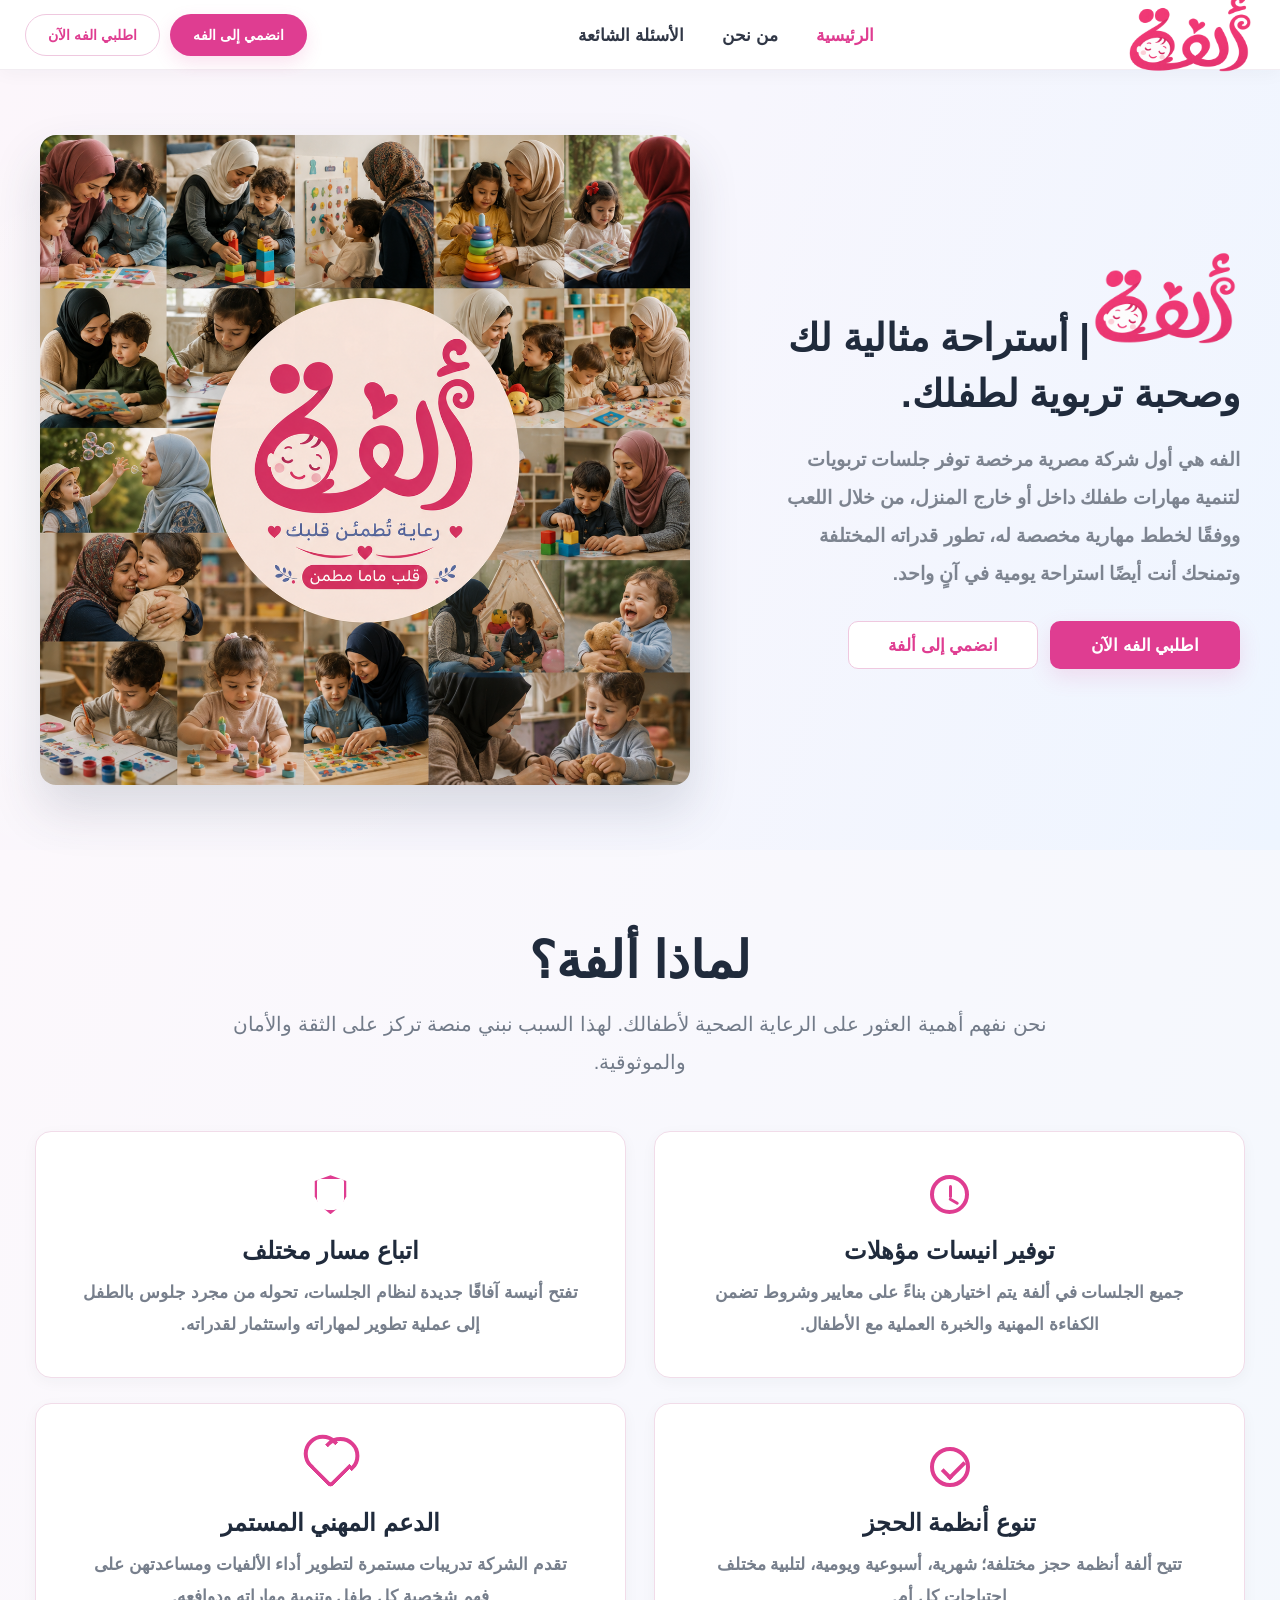
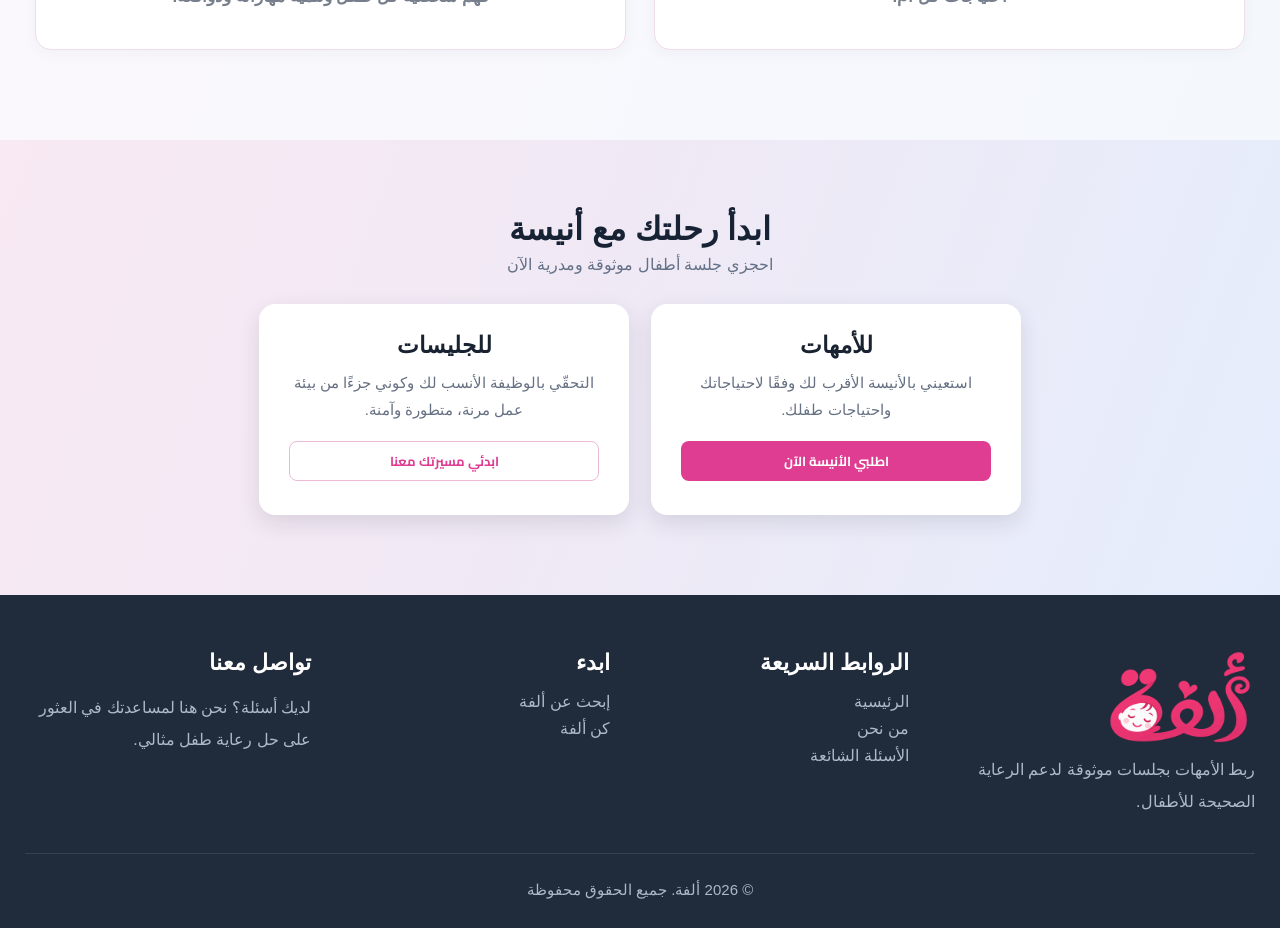
<file: index.html>
<!DOCTYPE html>
<html lang="ar" dir="rtl">

<head>
    <meta charset="UTF-8">

    <meta name="viewport" content="width=device-width, initial-scale=1.0">

    <title>الفه | استراحة مثالية لك وصحبة تربوية لطفلك</title>

    <!-- Google Font -->
    <link rel="preconnect" href="https://fonts.googleapis.com">
    <link rel="preconnect" href="https://fonts.gstatic.com" crossorigin>

    <link href="https://fonts.googleapis.com/css2?family=Cairo:wght@400;500;600;700;800&display=swap" rel="stylesheet">

    <!-- CSS -->
    <link rel="stylesheet" href="./CSS/style.css">

</head>

<body>




    <!-- ================= NAVBAR ================= -->
    <header class="navbar">

        <div class="nav-container">

            <!-- اللوجو -->
            <a href="#" class="logo">
                <img src="Images/logo.png" alt="الفه">
            </a>


            <!-- القائمة -->
            <div class="mobile-nav" id="mobileNav">

                <!-- روابط الموقع -->
                <nav class="nav-links">

                    <a href="index.html" class="active">
                        الرئيسية
                    </a>

                    <a href="about.html">
                        من نحن
                    </a>

                    <a href="FAQ.html">
                        الأسئلة الشائعة
                    </a>

                </nav>


                <!-- الأزرار -->
                <div class="nav-buttons">

                    <a href="join.html" class="btn btn-pink">
                        انضمي إلى الفه
                    </a>

                    <a href="book.html" class="btn btn-outline">
                        اطلبي الفه الآن
                    </a>

                </div>

            </div>


            <!-- زر الموبايل -->
            <button type="button" class="mobile-menu-btn" id="mobileMenuBtn" aria-label="فتح القائمة"
                aria-expanded="false">
                ☰
            </button>

        </div>

    </header>
    <!-- ================= HERO ================= -->

    <main>

        <section class="hero">

            <div class="hero-container">




                <!-- النص -->
                <div class="hero-content">

                    <h1>
                        <img src="./Images/logo.png" alt="" style="width: 150px;">|
                        <span>
                            أستراحة مثالية لك وصحبة تربوية لطفلك.
                        </span>
                    </h1>


                    <p>
                        الفه هي أول شركة مصرية مرخصة توفر جلسات تربويات
                        لتنمية مهارات طفلك داخل أو خارج المنزل، من خلال اللعب
                        ووفقًا لخطط مهارية مخصصة له، تطور قدراته المختلفة
                        وتمنحك أنت أيضًا استراحة يومية في آنٍ واحد.
                    </p>


                    <!-- الأزرار -->
                    <div class="hero-buttons">
                        <a href="book.html" class="btn btn-pink">
                            اطلبي الفه الآن
                        </a>
                        <a href="join.html" class="btn btn-outline">
                            انضمي إلى ألفة
                        </a>



                    </div>

                </div>

                <!-- الصورة -->
                <div class="hero-image-box">

                    <img src="./Images/a08bd523-5369-4f2f-ad71-0f037b990f4d.png" alt="أنشطة الأطفال" class="hero-image">

                </div>



            </div>

        </section>

    </main>


    <!-- =========================================
     WHY ALFA SECTION
========================================= -->

    <section class="why-alfa" id="why-alfa">

        <div class="why-container">

            <!-- العنوان -->
            <div class="section-heading">

                <h2>
                    لماذا ألفة؟
                </h2>

                <p>
                    نحن نفهم أهمية العثور على الرعاية الصحية لأطفالك.
                    لهذا السبب نبني منصة تركز على الثقة والأمان والموثوقية.
                </p>

            </div>


            <!-- الكروت -->
            <div class="why-grid">


                <!-- Card 1 -->
                <div class="why-card">

                    <div class="why-icon">
                        <i class="icon-clock"></i>
                    </div>

                    <h3>
                        توفير انيسات مؤهلات
                    </h3>

                    <p>
                        جميع الجلسات في ألفة يتم اختيارهن بناءً على معايير
                        وشروط تضمن الكفاءة المهنية والخبرة العملية مع الأطفال.
                    </p>

                </div>


                <!-- Card 2 -->
                <div class="why-card">

                    <div class="why-icon">
                        <i class="icon-shield"></i>
                    </div>

                    <h3>
                        اتباع مسار مختلف
                    </h3>

                    <p>
                        تفتح أنيسة آفاقًا جديدة لنظام الجلسات، تحوله من مجرد
                        جلوس بالطفل إلى عملية تطوير لمهاراته واستثمار لقدراته.
                    </p>

                </div>


                <!-- Card 3 -->
                <div class="why-card">

                    <div class="why-icon">
                        <i class="icon-check"></i>
                    </div>

                    <h3>
                        تنوع أنظمة الحجز
                    </h3>

                    <p>
                        تتيح ألفة أنظمة حجز مختلفة؛ شهرية، أسبوعية ويومية،
                        لتلبية مختلف احتياجات كل أم.
                    </p>

                </div>


                <!-- Card 4 -->
                <div class="why-card">

                    <div class="why-icon">
                        <i class="icon-heart"></i>
                    </div>

                    <h3>
                        الدعم المهني المستمر
                    </h3>

                    <p>
                        تقدم الشركة تدريبات مستمرة لتطوير أداء الألفيات
                        ومساعدتهن على فهم شخصية كل طفل وتنمية مهاراته ودوافعه.
                    </p>

                </div>


            </div>

        </div>

    </section>

    <section class="booking-section">

        <div class="booking-container">

            <h1>ابدأ رحلتك مع أنيسة</h1>

            <p class="subtitle">
                احجزي جلسة أطفال موثوقة ومدرية الآن
            </p>

            <div class="cards">

                <!-- Mother's Card -->
                <div class="booking-card">

                    <h2>للأمهات</h2>

                    <p>
                        استعيني بالأنيسة الأقرب لك وفقًا لاحتياجاتك
                        واحتياجات طفلك.
                    </p>

                    <a href="book.html" class="btn btn-primary">
                        اطلبي الأنيسة الآن
                    </a>

                </div>


                <!-- Babysitter Card -->
                <div class="booking-card">

                    <h2>للجليسات</h2>

                    <p>
                        التحقّي بالوظيفة الأنسب لك وكوني جزءًا من بيئة
                        عمل مرنة، متطورة وآمنة.
                    </p>

                    <a href="join.html" class="btn btn-outline">
                        ابدئي مسيرتك معنا
                    </a>

                </div>

            </div>

        </div>

    </section>


    <!-- =========================
         Footer
    ========================== -->
    <footer class="footer">

        <div class="footer-container">

            <!-- Logo / About -->
            <div class="footer-column footer-brand">

                <div class="loga">
                    <img src="./Images/logo.png" alt="" style="width: 150px;;">
                </div>

                <p>
                    ربط الأمهات بجلسات موثوقة لدعم الرعاية
                    الصحيحة للأطفال.
                </p>

            </div>


            <!-- Quick Links -->
            <div class="footer-column">

                <h3>الروابط السريعة</h3>

                <ul>
                    <li><a href="index.html">الرئيسية</a></li>
                    <li><a href="about.html">من نحن</a></li>
                    <li><a href="FAQ.html">الأسئلة الشائعة</a></li>

                </ul>

            </div>


            <!-- Start -->
            <div class="footer-column">

                <h3>ابدء</h3>

                <ul>
                    <li><a href="book.html">إبحث عن ألفة</a></li>
                    <li><a href="join.html">كن ألفة</a></li>
                </ul>

            </div>


            <!-- Contact -->
            <div class="footer-column">

                <h3>تواصل معنا</h3>

                <p>
                    لديك أسئلة؟ نحن هنا لمساعدتك في العثور
                    على حل رعاية طفل مثالي.
                </p>

            </div>

        </div>


        <!-- Copyright -->
        <div class="footer-bottom">

            <p>
                © 2026 ألفة. جميع الحقوق محفوظة
            </p>

        </div>

    </footer>


    <!-- JS -->
    <script src="./JS/script.js"></script>

</body>

</html>
</file>
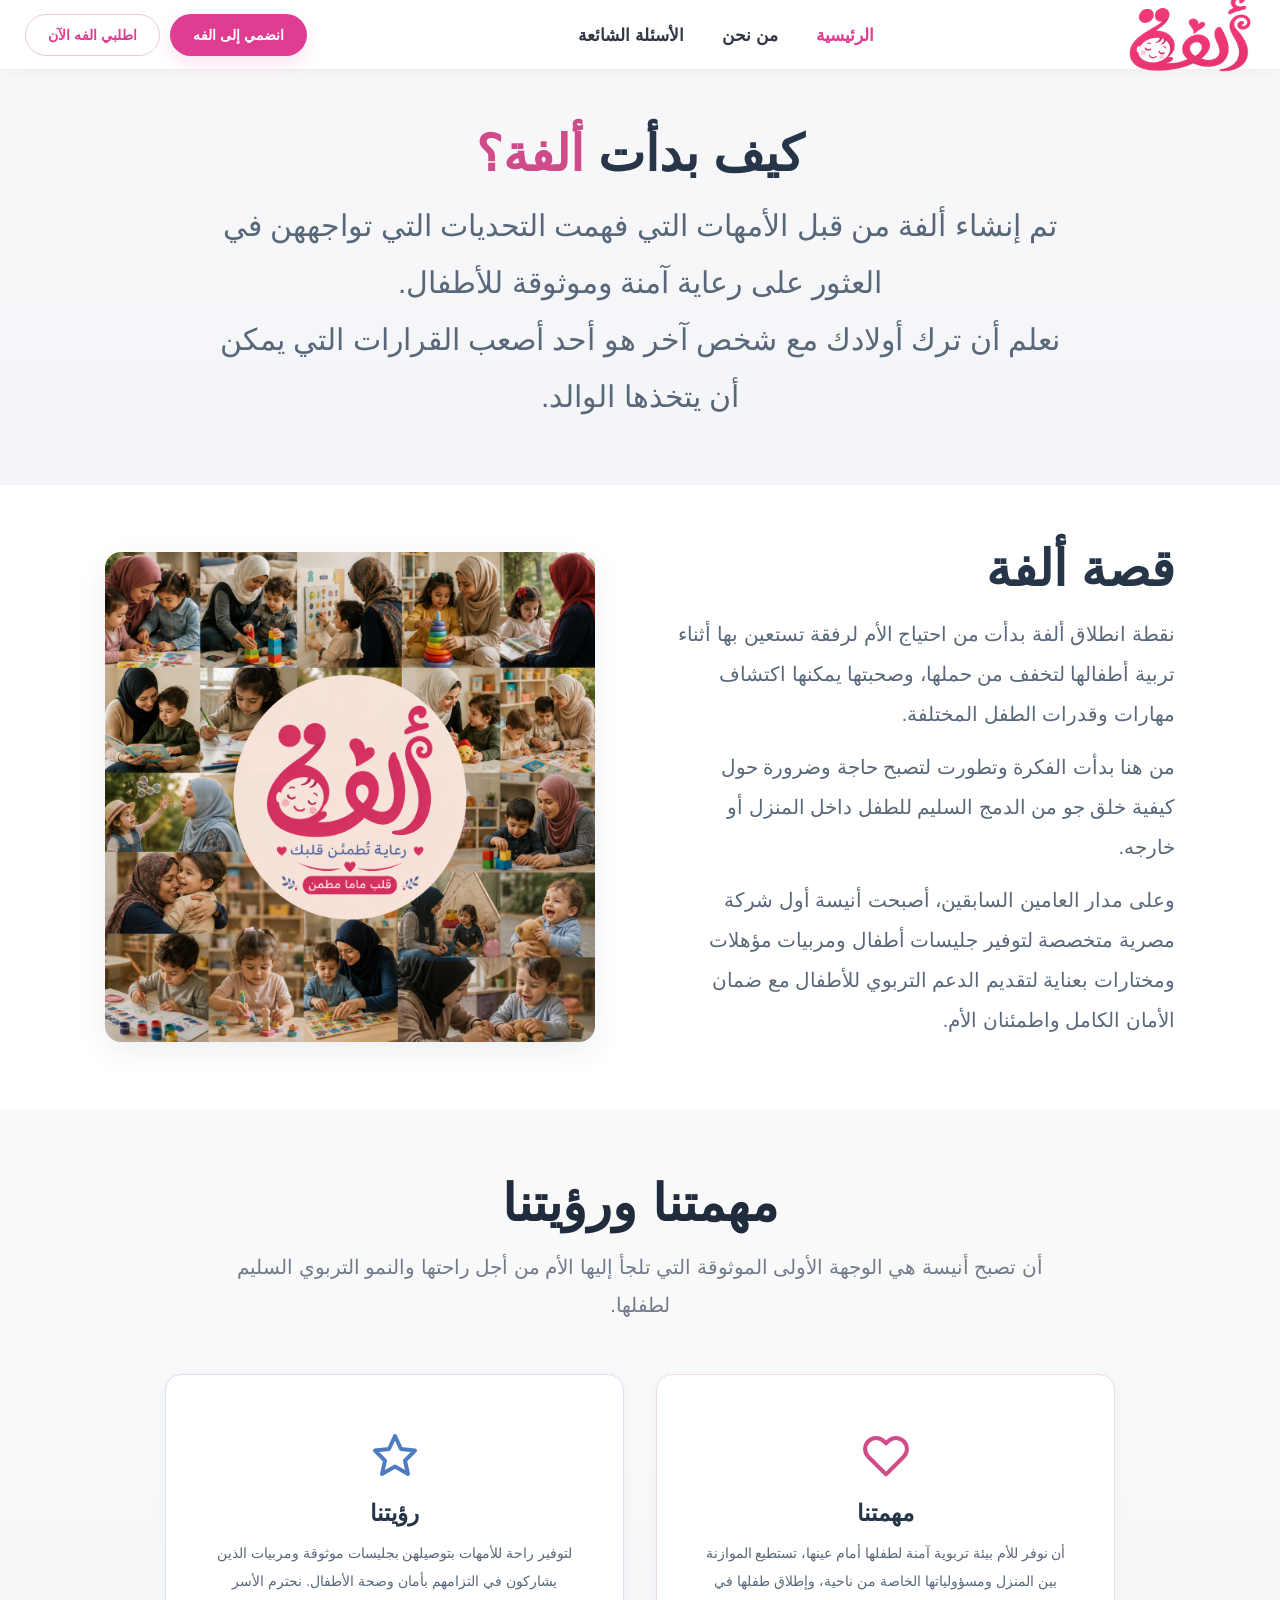
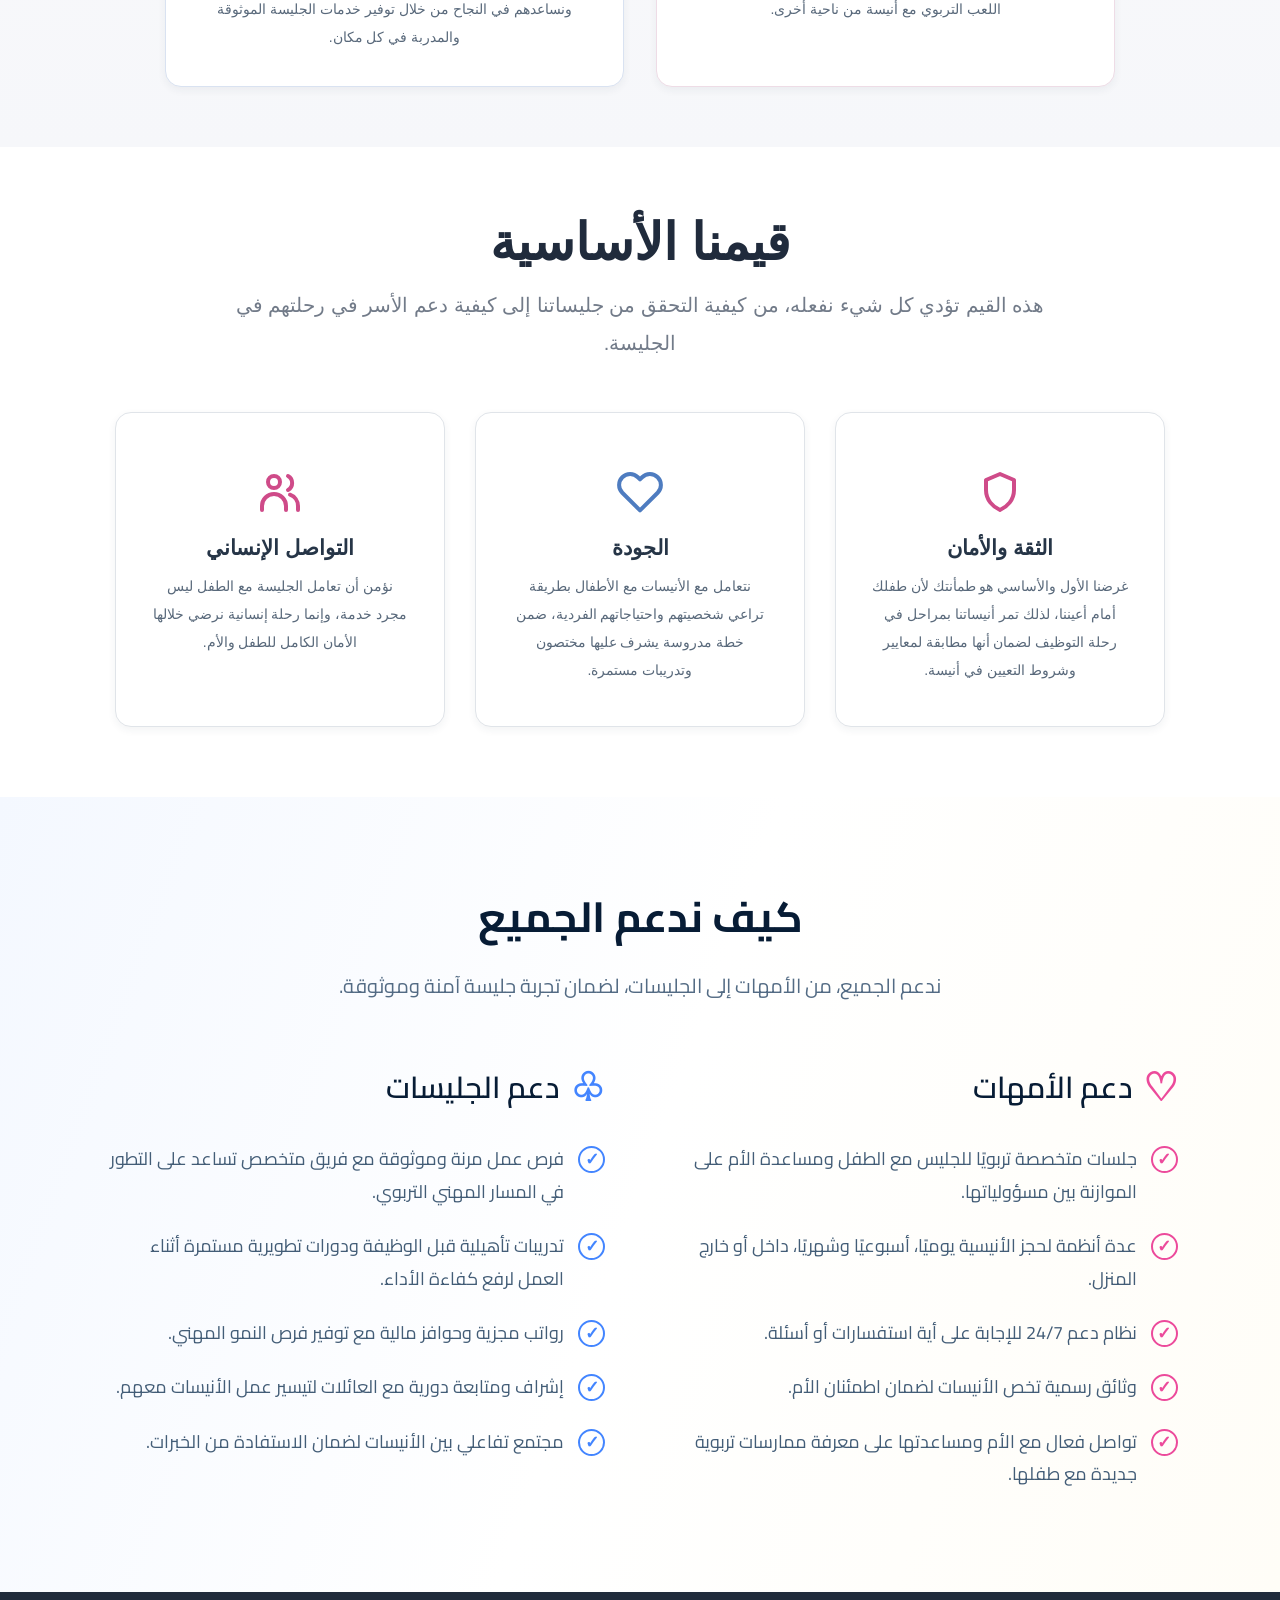
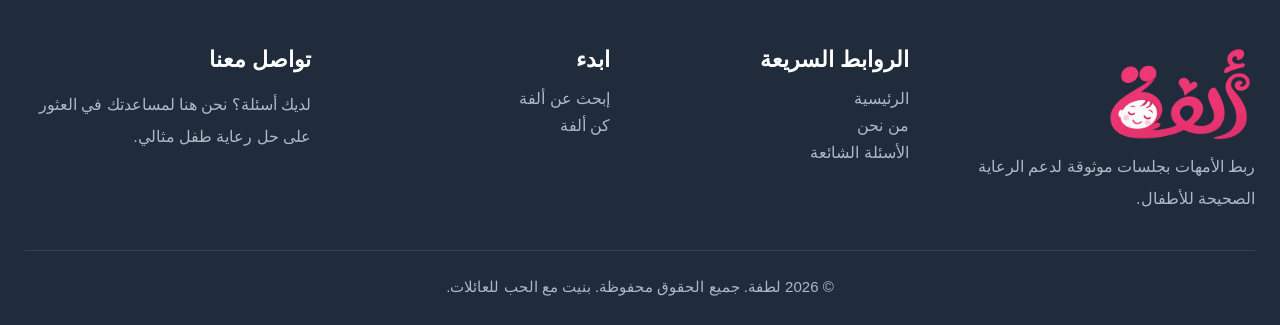
<file: about.html>
<!DOCTYPE html>
<html lang="ar" dir="rtl">

<head>
    <meta charset="UTF-8">

    <meta name="viewport" content="width=device-width, initial-scale=1.0">

    <title>الفه | استراحة مثالية لك وصحبة تربوية لطفلك</title>

    <!-- Google Font -->
    <link rel="preconnect" href="https://fonts.googleapis.com">
    <link rel="preconnect" href="https://fonts.gstatic.com" crossorigin>

    <link href="https://fonts.googleapis.com/css2?family=Cairo:wght@400;500;600;700;800&display=swap" rel="stylesheet">

    <!-- CSS -->
    <link rel="stylesheet" href="./CSS/about.css">
    <link rel="stylesheet" href="./CSS/style.css">
</head>

<body>




    <!-- ================= NAVBAR ================= -->
    <header class="navbar">

        <div class="nav-container">

            <!-- اللوجو -->
            <a href="#" class="logo">
                <img src="Images/logo.png" alt="الفه">
            </a>


            <!-- القائمة -->
            <div class="mobile-nav" id="mobileNav">

                <!-- روابط الموقع -->
                <nav class="nav-links">

                    <a href="index.html" class="active">
                        الرئيسية
                    </a>

                    <a href="about.html">
                        من نحن
                    </a>

                    <a href="FAQ.html">
                        الأسئلة الشائعة
                    </a>

                </nav>


                <!-- الأزرار -->
                <div class="nav-buttons">

                    <a href="join.html" class="btn btn-pink">
                        انضمي إلى الفه
                    </a>

                    <a href="book.html" class="btn btn-outline">
                        اطلبي الفه الآن
                    </a>

                </div>

            </div>


            <!-- زر الموبايل -->
            <button type="button" class="mobile-menu-btn" id="mobileMenuBtn" aria-label="فتح القائمة"
                aria-expanded="false">
                ☰
            </button>

        </div>

    </header>



    <!-- ================= about ================= -->
    <section class="about">
        <div class="container" ">

            <h1>
                كيف بدأت <span>ألفة؟</span>
            </h1>

            <p>
                تم إنشاء ألفة من قبل الأمهات التي فهمت التحديات التي تواجههن في العثور
                على رعاية آمنة وموثوقة للأطفال.
                <br>
                نعلم أن ترك أولادك مع شخص آخر هو أحد أصعب القرارات التي يمكن أن يتخذها الوالد.
            </p>

        </div>
    </section>


    <!-- ================= OUR STORY ================= -->
    <section class=" story-section">
            <div class="container story-container">

                <!-- Image -->
                <div class="story-image">
                    <img src="./Images/a08bd523-5369-4f2f-ad71-0f037b990f4d.png" alt="قصة ألفة">
                </div>

                <!-- Content -->
                <div class="story-content">

                    <h2>قصة ألفة</h2>

                    <p>
                        نقطة انطلاق ألفة بدأت من احتياج الأم لرفقة تستعين بها أثناء تربية أطفالها
                        لتخفف من حملها، وصحبتها يمكنها اكتشاف مهارات وقدرات الطفل المختلفة.
                    </p>

                    <p>
                        من هنا بدأت الفكرة وتطورت لتصبح حاجة وضرورة حول كيفية خلق جو من الدمج
                        السليم للطفل داخل المنزل أو خارجه.
                    </p>

                    <p>
                        وعلى مدار العامين السابقين، أصبحت أنيسة أول شركة مصرية متخصصة
                        لتوفير جليسات أطفال ومربيات مؤهلات ومختارات بعناية لتقديم الدعم
                        التربوي للأطفال مع ضمان الأمان الكامل واطمئنان الأم.
                    </p>

                </div>

            </div>
    </section>


    <!-- ================= MISSION & VISION ================= -->
    <section class="mission-section">

        <div class="container">

            <div class="section-heading">
                <h2>مهمتنا ورؤيتنا</h2>
                <p>
                    أن تصبح أنيسة هي الوجهة الأولى الموثوقة التي تلجأ إليها الأم
                    من أجل راحتها والنمو التربوي السليم لطفلها.
                </p>
            </div>


            <div class="mission-grid">

                <!-- Mission -->
                <div class="info-card mission-card">

                    <div class="icon pink">
                        <svg viewBox="0 0 24 24">
                            <path
                                d="M20.84 4.61a5.5 5.5 0 0 0-7.78 0L12 5.67l-1.06-1.06a5.5 5.5 0 0 0-7.78 7.78L12 21.23l8.84-8.84a5.5 5.5 0 0 0 0-7.78z" />
                        </svg>
                    </div>

                    <h3>مهمتنا</h3>

                    <p>
                        أن نوفر للأم بيئة تربوية آمنة لطفلها أمام عينها، تستطيع
                        الموازنة بين المنزل ومسؤولياتها الخاصة من ناحية، وإطلاق
                        طفلها في اللعب التربوي مع أنيسة من ناحية أخرى.
                    </p>

                </div>


                <!-- Vision -->
                <div class="info-card vision-card">

                    <div class="icon blue">
                        <svg viewBox="0 0 24 24">
                            <polygon points="12,2 15,8.5 22,9.3 17,14.3 18.5,21 12,17.3 5.5,21 7,14.3 2,9.3 9,8.5" />
                        </svg>
                    </div>

                    <h3>رؤيتنا</h3>

                    <p>
                        لتوفير راحة للأمهات بتوصيلهن بجليسات موثوقة ومربيات
                        الذين يشاركون في التزامهم بأمان وصحة الأطفال.
                        نحترم الأسر ونساعدهم في النجاح من خلال توفير خدمات
                        الجليسة الموثوقة والمدربة في كل مكان.
                    </p>

                </div>

            </div>

        </div>

    </section>


    <!-- ================= OUR VALUES ================= -->
    <section class="values-section">

        <div class="container">

            <div class="section-heading">
                <h2>قيمنا الأساسية</h2>
                <p>
                    هذه القيم تؤدي كل شيء نفعله، من كيفية التحقق من جليساتنا
                    إلى كيفية دعم الأسر في رحلتهم في الجليسة.
                </p>
            </div>


            <div class="values-grid">

                <!-- Trust -->
                <div class="value-card">

                    <div class="icon pink">
                        <svg viewBox="0 0 24 24">
                            <path d="M12 3 19 6v5c0 5-3.5 8.5-7 10-3.5-1.5-7-5-7-10V6l7-3z" />
                        </svg>
                    </div>

                    <h3>الثقة والأمان</h3>

                    <p>
                        غرضنا الأول والأساسي هو طمأنتك لأن طفلك أمام أعيننا،
                        لذلك تمر أنيساتنا بمراحل في رحلة التوظيف لضمان أنها
                        مطابقة لمعايير وشروط التعيين في أنيسة.
                    </p>

                </div>


                <!-- Quality -->
                <div class="value-card">

                    <div class="icon blue">
                        <svg viewBox="0 0 24 24">
                            <path
                                d="M20.84 4.61a5.5 5.5 0 0 0-7.78 0L12 5.67l-1.06-1.06a5.5 5.5 0 0 0-7.78 7.78L12 21.23l8.84-8.84a5.5 5.5 0 0 0 0-7.78z" />
                        </svg>
                    </div>

                    <h3>الجودة</h3>

                    <p>
                        نتعامل مع الأنيسات مع الأطفال بطريقة تراعي شخصيتهم
                        واحتياجاتهم الفردية، ضمن خطة مدروسة يشرف عليها
                        مختصون وتدريبات مستمرة.
                    </p>

                </div>


                <!-- Human Connection -->
                <div class="value-card">

                    <div class="icon pink">
                        <svg viewBox="0 0 24 24">
                            <circle cx="9" cy="7" r="3" />
                            <path d="M3 21v-2a6 6 0 0 1 12 0v2" />
                            <path d="M16 4a4 4 0 0 1 0 7" />
                            <path d="M21 21v-2a6 6 0 0 0-4-5.65" />
                        </svg>
                    </div>

                    <h3>التواصل الإنساني</h3>

                    <p>
                        نؤمن أن تعامل الجليسة مع الطفل ليس مجرد خدمة، وإنما
                        رحلة إنسانية نرضي خلالها الأمان الكامل للطفل والأم.
                    </p>

                </div>

            </div>

        </div>

    </section>

    <section class="support-section" dir="rtl">

        <div class="support-header">
            <h2>كيف ندعم الجميع</h2>
            <p>
                ندعم الجميع، من الأمهات إلى الجليسات، لضمان تجربة جليسة آمنة وموثوقة.
            </p>
        </div>

        <div class="support-columns">

            <!-- دعم الأمهات -->
            <div class="support-box mothers">

                <h3>
                    <span class="title-icon">♡</span>
                    دعم الأمهات
                </h3>

                <ul>
                    <li>
                        <span class="check">✓</span>
                        <span>
                            جلسات متخصصة تربويًا للجليس مع الطفل ومساعدة الأم على الموازنة بين مسؤولياتها.
                        </span>
                    </li>

                    <li>
                        <span class="check">✓</span>
                        <span>
                            عدة أنظمة لحجز الأنيسية يوميًا، أسبوعيًا وشهريًا، داخل أو خارج المنزل.
                        </span>
                    </li>

                    <li>
                        <span class="check">✓</span>
                        <span>
                            نظام دعم 24/7 للإجابة على أية استفسارات أو أسئلة.
                        </span>
                    </li>

                    <li>
                        <span class="check">✓</span>
                        <span>
                            وثائق رسمية تخص الأنيسات لضمان اطمئنان الأم.
                        </span>
                    </li>

                    <li>
                        <span class="check">✓</span>
                        <span>
                            تواصل فعال مع الأم ومساعدتها على معرفة ممارسات تربوية جديدة مع طفلها.
                        </span>
                    </li>
                </ul>

            </div>


            <!-- دعم الجليسات -->
            <div class="support-box babysitters">

                <h3>
                    <span class="title-icon">♧</span>
                    دعم الجليسات
                </h3>

                <ul>
                    <li>
                        <span class="check">✓</span>
                        <span>
                            فرص عمل مرنة وموثوقة مع فريق متخصص تساعد على التطور في المسار المهني التربوي.
                        </span>
                    </li>

                    <li>
                        <span class="check">✓</span>
                        <span>
                            تدريبات تأهيلية قبل الوظيفة ودورات تطويرية مستمرة أثناء العمل لرفع كفاءة الأداء.
                        </span>
                    </li>

                    <li>
                        <span class="check">✓</span>
                        <span>
                            رواتب مجزية وحوافز مالية مع توفير فرص النمو المهني.
                        </span>
                    </li>

                    <li>
                        <span class="check">✓</span>
                        <span>
                            إشراف ومتابعة دورية مع العائلات لتيسير عمل الأنيسات معهم.
                        </span>
                    </li>

                    <li>
                        <span class="check">✓</span>
                        <span>
                            مجتمع تفاعلي بين الأنيسات لضمان الاستفادة من الخبرات.
                        </span>
                    </li>
                </ul>

            </div>

        </div>

    </section>


    <!-- =========================
         Footer
    ========================== -->
    <footer class="footer">

        <div class="footer-container">

            <!-- Logo / About -->
            <div class="footer-column footer-brand">

                <div class="">
                    <img src="./Images/logo.png" alt="" style="width: 150px;;">
                </div>

                <p>
                    ربط الأمهات بجلسات موثوقة لدعم الرعاية
                    الصحيحة للأطفال.
                </p>

            </div>


            <!-- Quick Links -->
            <div class="footer-column">

                <h3>الروابط السريعة</h3>

                <ul>
                    <li><a href="index.html">الرئيسية</a></li>
                    <li><a href="about.html">من نحن</a></li>
                    <li><a href="FAQ.html">الأسئلة الشائعة</a></li>

                </ul>

            </div>


            <!-- Start -->
            <div class="footer-column">

                <h3>ابدء</h3>

                <ul>
                    <li><a href="book.html">إبحث عن ألفة</a></li>
                    <li><a href="join.html">كن ألفة</a></li>
                </ul>

            </div>


            <!-- Contact -->
            <div class="footer-column">

                <h3>تواصل معنا</h3>

                <p>
                    لديك أسئلة؟ نحن هنا لمساعدتك في العثور
                    على حل رعاية طفل مثالي.
                </p>

            </div>

        </div>


        <!-- Copyright -->
        <div class="footer-bottom">

            <p>
                © 2026 لطفة. جميع الحقوق محفوظة. بنيت مع الحب للعائلات.
            </p>

        </div>

    </footer>


    <!-- JS -->
    <script src="./JS/script.js"></script>

</body>

</html>
</file>
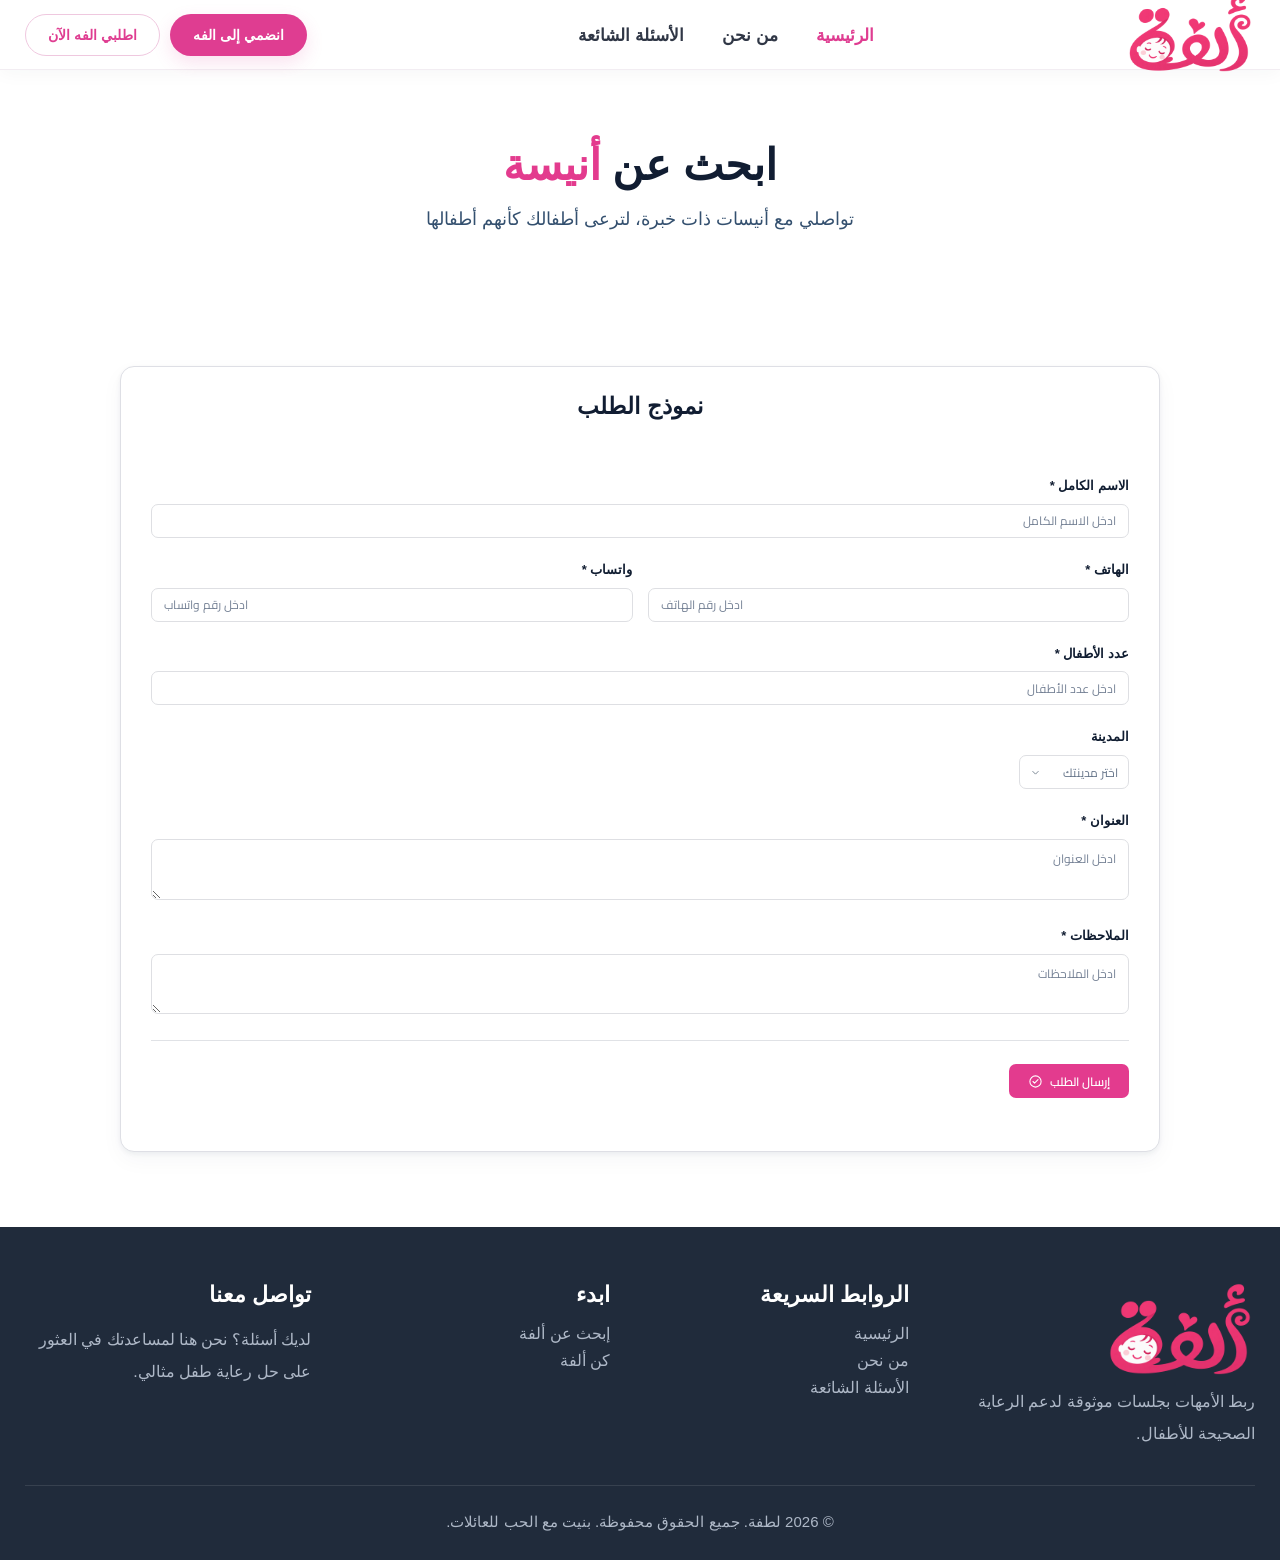
<file: book.html>
<!DOCTYPE html>
<html lang="ar" dir="rtl">

<head>
    <meta charset="UTF-8">

    <meta name="viewport" content="width=device-width, initial-scale=1.0">

    <title>الفه | استراحة مثالية لك وصحبة تربوية لطفلك</title>

    <!-- Google Font -->
    <link rel="preconnect" href="https://fonts.googleapis.com">
    <link rel="preconnect" href="https://fonts.gstatic.com" crossorigin>

    <link href="https://fonts.googleapis.com/css2?family=Cairo:wght@400;500;600;700;800&display=swap" rel="stylesheet">

    <!-- CSS -->
    <link rel="stylesheet" href="./CSS/style.css">
    <link rel="stylesheet" href="./CSS/book.css">

</head>

<body>




    <!-- ================= NAVBAR ================= -->
    <header class="navbar">

        <div class="nav-container">

            <!-- اللوجو -->
            <a href="#" class="logo">
                <img src="Images/logo.png" alt="الفه">
            </a>


            <!-- القائمة -->
            <div class="mobile-nav" id="mobileNav">

                <!-- روابط الموقع -->
                <nav class="nav-links">

                    <a href="index.html" class="active">
                        الرئيسية
                    </a>

                    <a href="about.html">
                        من نحن
                    </a>

                    <a href="FAQ.html">
                        الأسئلة الشائعة
                    </a>

                </nav>


                <!-- الأزرار -->
                <div class="nav-buttons">

                    <a href="join.html" class="btn btn-pink">
                        انضمي إلى الفه
                    </a>

                    <a href="book.html" class="btn btn-outline">
                        اطلبي الفه الآن
                    </a>

                </div>

            </div>


            <!-- زر الموبايل -->
            <button type="button" class="mobile-menu-btn" id="mobileMenuBtn" aria-label="فتح القائمة"
                aria-expanded="false">
                ☰
            </button>

        </div>

    </header>


    <!-- =========================================
         SEARCH / REQUEST SECTION
    ========================================== -->

    <section class="search-section" id="search-section">

        <div class="search-container">

            <!-- Section Heading -->
            <div class="section-heading">

                <h1>
                    ابحث عن
                    <span>أنيسة</span>
                </h1>

                <p>
                    تواصلي مع أنيسات ذات خبرة، لترعى أطفالك كأنهم أطفالها
                </p>

            </div>


            <!-- Request Form Card -->
            <div class="request-card">

                <h2>نموذج الطلب</h2>

                <form id="requestForm">

                    <!-- Full Name -->
                    <div class="form-group full-width">

                        <label for="fullName">
                            الاسم الكامل <span>*</span>
                        </label>

                        <input type="text" id="fullName" name="fullName" placeholder="ادخل الاسم الكامل"
                            autocomplete="name">

                        <small class="error-message"></small>

                    </div>


                    <!-- Phone + WhatsApp -->
                    <div class="form-row">

                        <!-- Phone -->
                        <div class="form-group">

                            <label for="phone">
                                الهاتف <span>*</span>
                            </label>

                            <input type="tel" id="phone" name="phone" placeholder="ادخل رقم الهاتف" inputmode="tel"
                                autocomplete="tel">

                            <small class="error-message"></small>

                        </div>


                        <!-- WhatsApp -->
                        <div class="form-group">

                            <label for="whatsapp">
                                واتساب <span>*</span>
                            </label>

                            <input type="tel" id="whatsapp" name="whatsapp" placeholder="ادخل رقم واتساب"
                                inputmode="tel">

                            <small class="error-message"></small>

                        </div>

                    </div>


                    <!-- Children Count -->
                    <div class="form-group full-width">

                        <label for="children">
                            عدد الأطفال <span>*</span>
                        </label>

                        <input type="number" id="children" name="children" min="1" placeholder="ادخل عدد الأطفال">

                        <small class="error-message"></small>

                    </div>


                    <!-- City -->
                    <div class="form-group city-group">

                        <label for="city">
                            المدينة
                        </label>

                        <div class="select-wrapper">

                            <select id="city" name="city">

                                <option value="" selected disabled>
                                    اختر مدينتك
                                </option>

                                <option value="القاهرة">
                                    القاهرة
                                </option>

                                <option value="الجيزة">
                                    الجيزة
                                </option>

                                <option value="طنطا">
                                    طنطا
                                </option>

                                <option value="قطور">
                                    قطور
                                </option>

                                <option value="الإسكندرية">
                                    الإسكندرية
                                </option>

                                <option value="المنصورة">
                                    المنصورة
                                </option>

                                <option value="أخرى">
                                    أخرى
                                </option>

                            </select>

                            <span class="select-arrow">
                                <svg viewBox="0 0 24 24" aria-hidden="true">
                                    <path d="M7 10l5 5 5-5" />
                                </svg>
                            </span>

                        </div>

                    </div>


                    <!-- Address -->
                    <div class="form-group full-width">

                        <label for="address">
                            العنوان <span>*</span>
                        </label>

                        <textarea id="address" name="address" placeholder="ادخل العنوان" rows="2"></textarea>

                        <small class="error-message"></small>

                    </div>


                    <!-- Notes -->
                    <div class="form-group full-width">

                        <label for="notes">
                            الملاحظات <span>*</span>
                        </label>

                        <textarea id="notes" name="notes" placeholder="ادخل الملاحظات" rows="2"></textarea>

                        <small class="error-message"></small>

                    </div>


                    <!-- Divider -->
                    <div class="form-divider"></div>


                    <!-- Submit -->
                    <div class="form-footer">

                        <button type="submit" class="submit-btn" id="submitBtn">

                            <span>إرسال الطلب</span>

                            <svg class="check-icon" viewBox="0 0 24 24" aria-hidden="true">
                                <circle cx="12" cy="12" r="9" />

                                <path d="M8 12l2.5 2.5L16 9" />
                            </svg>

                        </button>

                    </div>

                </form>

            </div>

        </div>

    </section>


    <!-- =========================
         Footer
    ========================== -->
    <footer class="footer">

        <div class="footer-container">

            <!-- Logo / About -->
            <div class="footer-column footer-brand">

                <div class="">
                    <img src="./Images/logo.png" alt="" style="width: 150px;;">
                </div>

                <p>
                    ربط الأمهات بجلسات موثوقة لدعم الرعاية
                    الصحيحة للأطفال.
                </p>

            </div>


            <!-- Quick Links -->
            <div class="footer-column">

                <h3>الروابط السريعة</h3>

                <ul>
                    <li><a href="index.html">الرئيسية</a></li>
                    <li><a href="about.html">من نحن</a></li>
                    <li><a href="FAQ.html">الأسئلة الشائعة</a></li>

                </ul>

            </div>


            <!-- Start -->
            <div class="footer-column">

                <h3>ابدء</h3>

                <ul>
                    <li><a href="book.html">إبحث عن ألفة</a></li>
                    <li><a href="join.html">كن ألفة</a></li>
                </ul>

            </div>


            <!-- Contact -->
            <div class="footer-column">

                <h3>تواصل معنا</h3>

                <p>
                    لديك أسئلة؟ نحن هنا لمساعدتك في العثور
                    على حل رعاية طفل مثالي.
                </p>

            </div>

        </div>


        <!-- Copyright -->
        <div class="footer-bottom">

            <p>
                © 2026 لطفة. جميع الحقوق محفوظة. بنيت مع الحب للعائلات.
            </p>

        </div>

    </footer>


    <!-- JS -->
    <script src="./JS/script.js"></script>
    <script src="./JS/book.js"></script>

</body>

</html>
</file>
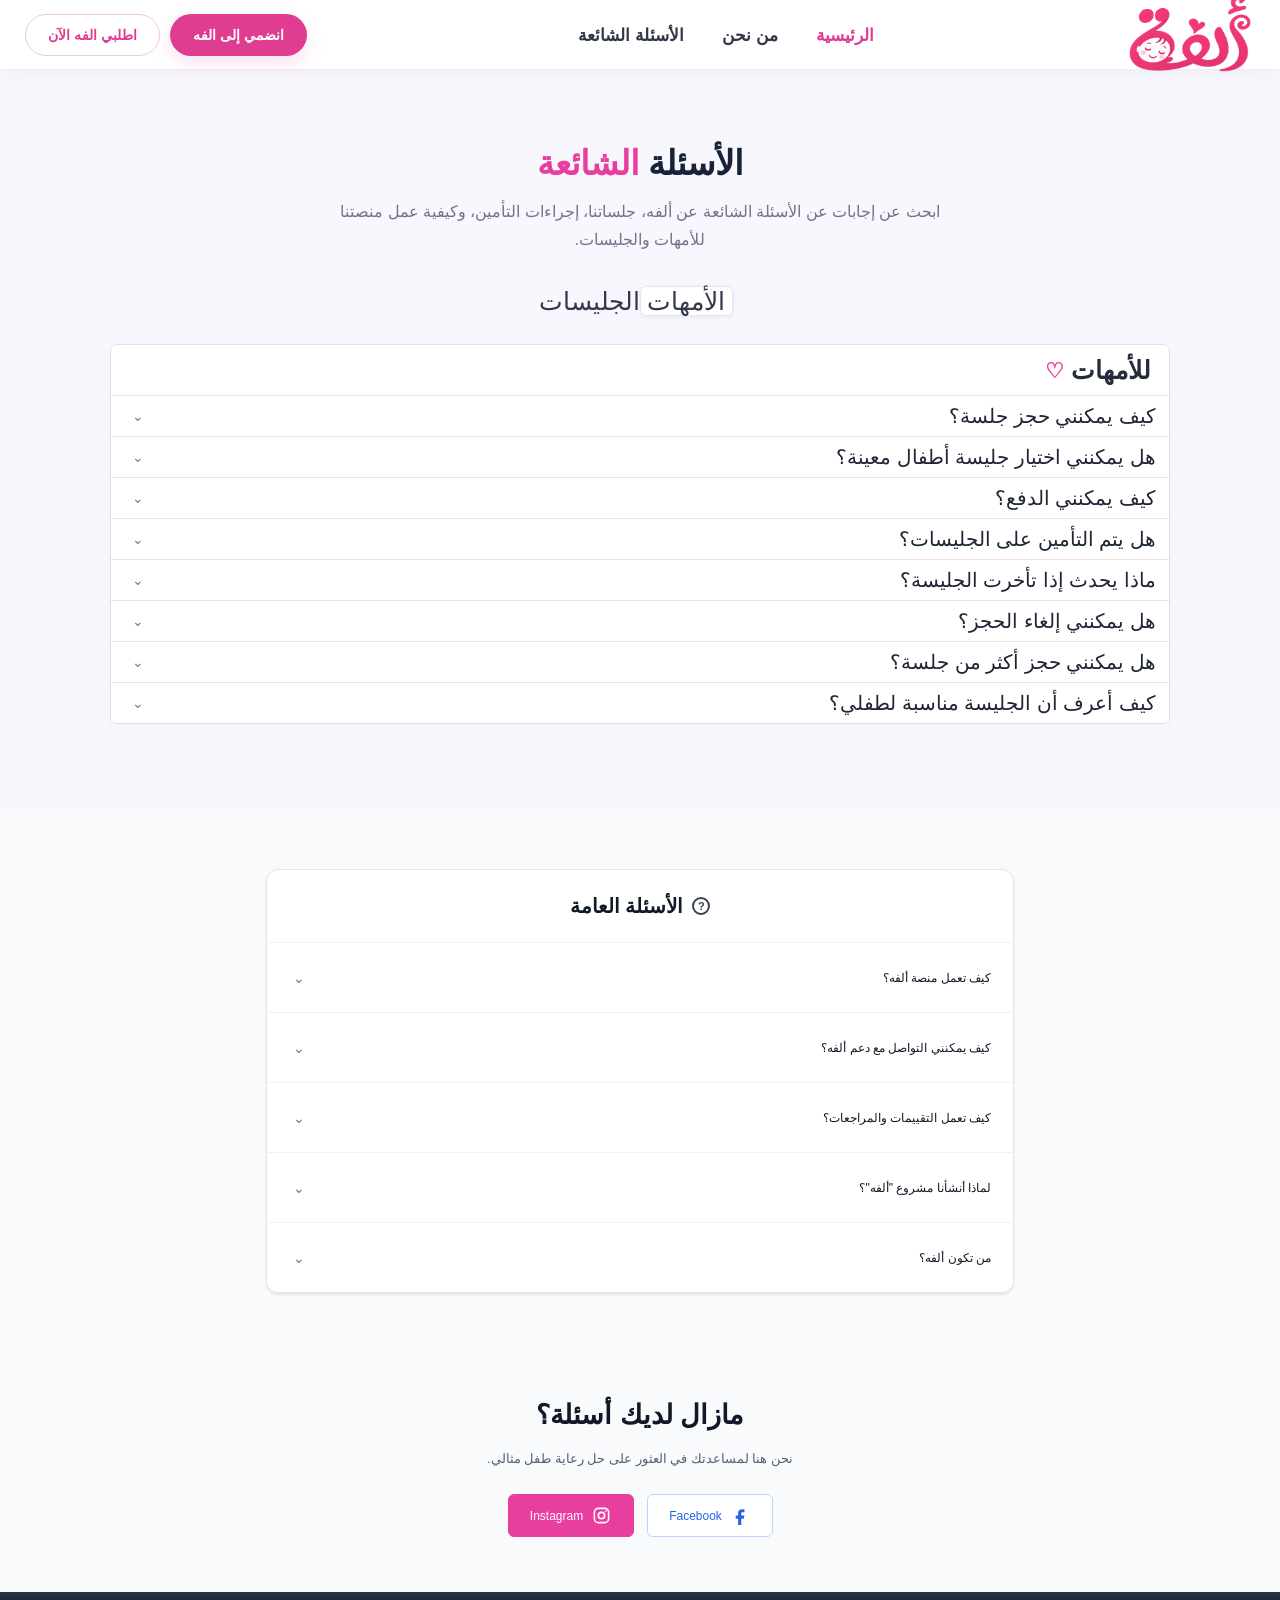
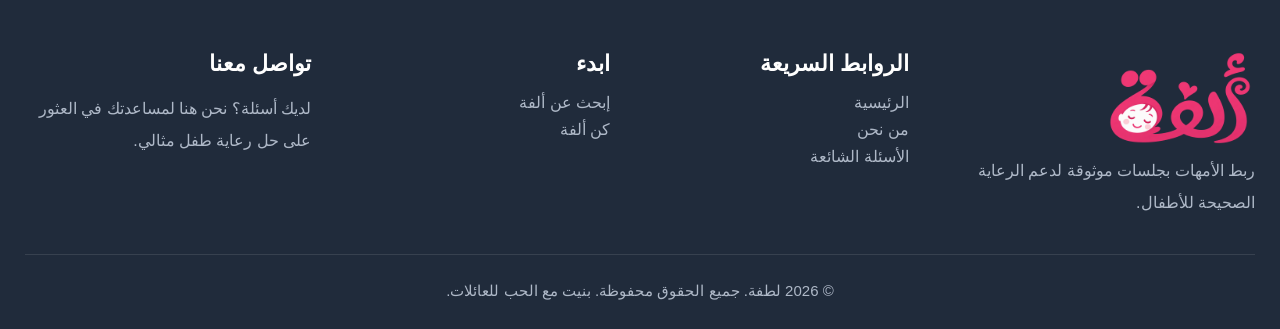
<file: FAQ.html>
<!DOCTYPE html>
<html lang="ar" dir="rtl">

<head>
    <meta charset="UTF-8">

    <meta name="viewport" content="width=device-width, initial-scale=1.0">

    <title>الفه | استراحة مثالية لك وصحبة تربوية لطفلك</title>

    <!-- Google Font -->
    <link rel="preconnect" href="https://fonts.googleapis.com">
    <link rel="preconnect" href="https://fonts.gstatic.com" crossorigin>

    <link href="https://fonts.googleapis.com/css2?family=Cairo:wght@400;500;600;700;800&display=swap" rel="stylesheet">

    <!-- CSS -->
    <link rel="stylesheet" href="./CSS/style.css">
    <link rel="stylesheet" href="./CSS/FAQ.css">

</head>

<body>



    <!-- ================= NAVBAR ================= -->
    <header class="navbar">

        <div class="nav-container">

            <!-- اللوجو -->
            <a href="#" class="logo">
                <img src="Images/logo.png" alt="الفه">
            </a>


            <!-- القائمة -->
            <div class="mobile-nav" id="mobileNav">

                <!-- روابط الموقع -->
                <nav class="nav-links">

                    <a href="index.html" class="active">
                        الرئيسية
                    </a>

                    <a href="about.html">
                        من نحن
                    </a>

                    <a href="FAQ.html">
                        الأسئلة الشائعة
                    </a>

                </nav>


                <!-- الأزرار -->
                <div class="nav-buttons">

                    <a href="join.html" class="btn btn-pink">
                        انضمي إلى الفه
                    </a>

                    <a href="book.html" class="btn btn-outline">
                        اطلبي الفه الآن
                    </a>

                </div>

            </div>


            <!-- زر الموبايل -->
            <button type="button" class="mobile-menu-btn" id="mobileMenuBtn" aria-label="فتح القائمة"
                aria-expanded="false">
                ☰
            </button>

        </div>

    </header>


    <section class="faq-section" id="faq">

        <div class="faq-header">

            <h2>
                الأسئلة <span>الشائعة</span>
            </h2>

            <p>
                ابحث عن إجابات عن الأسئلة الشائعة عن ألفه، جلساتنا، إجراءات التأمين،
                وكيفية عمل منصتنا للأمهات والجليسات.
            </p>

        </div>


        <!-- Tabs -->
        <div class="faq-tabs">

            <button class="faq-tab active" data-category="mothers">
                الأمهات
            </button>

            <button class="faq-tab" data-category="sitters">
                الجليسات
            </button>

        </div>


        <!-- FAQ Container -->
        <div class="faq-container">


            <!-- =========================
             أسئلة الأمهات
        ========================== -->

            <div class="faq-category active" id="mothers">

                <div class="faq-box">

                    <div class="faq-box-title">
                        <span>للأمهات</span>
                        <span class="faq-icon">♡</span>
                    </div>


                    <!-- Question 1 -->
                    <div class="faq-item">

                        <button class="faq-question">

                            <span class="question-text">
                                كيف يمكنني حجز جلسة؟
                            </span>

                            <span class="faq-arrow">⌄</span>

                        </button>

                        <div class="faq-answer">

                            <p>
                                يمكنك حجز جلسة بسهولة من خلال منصة ألفه، حيث تختارين
                                الجلسة المناسبة لطفلك وتحددين الموعد والمكان المناسب،
                                ثم تقومين بتأكيد الحجز.
                            </p>

                        </div>

                    </div>


                    <!-- Question 2 -->
                    <div class="faq-item">

                        <button class="faq-question">

                            <span class="question-text">
                                هل يمكنني اختيار جليسة أطفال معينة؟
                            </span>

                            <span class="faq-arrow">⌄</span>

                        </button>

                        <div class="faq-answer">

                            <p>
                                نعم، يمكنك الاطلاع على بيانات الجليسات المتاحات
                                واختيار الجليسة المناسبة لاحتياجات طفلك.
                            </p>

                        </div>

                    </div>


                    <!-- Question 3 -->
                    <div class="faq-item">

                        <button class="faq-question">

                            <span class="question-text">
                                كيف يمكنني الدفع؟
                            </span>

                            <span class="faq-arrow">⌄</span>

                        </button>

                        <div class="faq-answer">

                            <p>
                                يمكنك إتمام عملية الدفع من خلال وسائل الدفع المتاحة
                                على منصة ألفه بشكل آمن وسهل.
                            </p>

                        </div>

                    </div>


                    <!-- Question 4 -->
                    <div class="faq-item">

                        <button class="faq-question">

                            <span class="question-text">
                                هل يتم التأمين على الجليسات؟
                            </span>

                            <span class="faq-arrow">⌄</span>

                        </button>

                        <div class="faq-answer">

                            <p>
                                نعم، تحرص ألفه على تطبيق إجراءات التحقق والتأمين
                                اللازمة لضمان تجربة آمنة للأمهات والأطفال.
                            </p>

                        </div>

                    </div>


                    <!-- Question 5 -->
                    <div class="faq-item">

                        <button class="faq-question">

                            <span class="question-text">
                                ماذا يحدث إذا تأخرت الجليسة؟
                            </span>

                            <span class="faq-arrow">⌄</span>

                        </button>

                        <div class="faq-answer">

                            <p>
                                في حالة حدوث أي تأخير يمكنك التواصل مع فريق دعم ألفه
                                لمساعدتك والتعامل مع الموقف بأسرع وقت.
                            </p>

                        </div>

                    </div>


                    <!-- Question 6 -->
                    <div class="faq-item">

                        <button class="faq-question">

                            <span class="question-text">
                                هل يمكنني إلغاء الحجز؟
                            </span>

                            <span class="faq-arrow">⌄</span>

                        </button>

                        <div class="faq-answer">

                            <p>
                                يمكنك إلغاء الحجز وفقًا لسياسة الإلغاء الخاصة بمنصة ألفه.
                            </p>

                        </div>

                    </div>


                    <!-- Question 7 -->
                    <div class="faq-item">

                        <button class="faq-question">

                            <span class="question-text">
                                هل يمكنني حجز أكثر من جلسة؟
                            </span>

                            <span class="faq-arrow">⌄</span>

                        </button>

                        <div class="faq-answer">

                            <p>
                                نعم، يمكنك حجز أكثر من جلسة حسب احتياجات طفلك
                                والمواعيد المتاحة.
                            </p>

                        </div>

                    </div>


                    <!-- Question 8 -->
                    <div class="faq-item">

                        <button class="faq-question">

                            <span class="question-text">
                                كيف أعرف أن الجليسة مناسبة لطفلي؟
                            </span>

                            <span class="faq-arrow">⌄</span>

                        </button>

                        <div class="faq-answer">

                            <p>
                                يمكنك الاطلاع على بيانات وخبرات الجليسة والتفاصيل
                                الخاصة بها قبل إتمام الحجز.
                            </p>

                        </div>

                    </div>


                </div>

            </div>



            <!-- =========================
             أسئلة الجليسات
        ========================== -->

            <div class="faq-category" id="sitters">

                <div class="faq-box">

                    <div class="faq-box-title">
                        <span>للجليسات</span>
                        <span class="faq-icon sitter-icon">♧</span>
                    </div>


                    <!-- Question 1 -->
                    <div class="faq-item">

                        <button class="faq-question">

                            <span class="question-text">
                                كيف يمكنني الانضمام إلى ألفه؟
                            </span>

                            <span class="faq-arrow">⌄</span>

                        </button>

                        <div class="faq-answer">

                            <p>
                                يمكنك التقديم للانضمام إلى فريق جليسات ألفه من خلال
                                نموذج التسجيل، ثم استكمال البيانات المطلوبة.
                            </p>

                        </div>

                    </div>


                    <!-- Question 2 -->
                    <div class="faq-item">

                        <button class="faq-question">

                            <span class="question-text">
                                ما هي الشروط المطلوبة للعمل كجليسة؟
                            </span>

                            <span class="faq-arrow">⌄</span>

                        </button>

                        <div class="faq-answer">

                            <p>
                                يجب استيفاء الشروط والمعايير التي تحددها منصة ألفه،
                                بالإضافة إلى اجتياز مراحل التحقق والتقييم المطلوبة.
                            </p>

                        </div>

                    </div>


                    <!-- Question 3 -->
                    <div class="faq-item">

                        <button class="faq-question">

                            <span class="question-text">
                                كيف يتم قبول الجليسة؟
                            </span>

                            <span class="faq-arrow">⌄</span>

                        </button>

                        <div class="faq-answer">

                            <p>
                                بعد تقديم الطلب ومراجعة البيانات والمستندات المطلوبة،
                                يتم التواصل مع الجليسة لاستكمال خطوات القبول.
                            </p>

                        </div>

                    </div>


                    <!-- Question 4 -->
                    <div class="faq-item">

                        <button class="faq-question">

                            <span class="question-text">
                                هل يمكنني تحديد مواعيد العمل؟
                            </span>

                            <span class="faq-arrow">⌄</span>

                        </button>

                        <div class="faq-answer">

                            <p>
                                نعم، يمكنك تحديد الأوقات التي تكونين متاحة فيها
                                وفقًا لنظام العمل والمواعيد المتاحة على المنصة.
                            </p>

                        </div>

                    </div>


                    <!-- Question 5 -->
                    <div class="faq-item">

                        <button class="faq-question">

                            <span class="question-text">
                                كيف تصلني طلبات الحجز؟
                            </span>

                            <span class="faq-arrow">⌄</span>

                        </button>

                        <div class="faq-answer">

                            <p>
                                عند وجود حجز مناسب لك ستصلك تفاصيل الطلب من خلال
                                المنصة ويمكنك التعامل معه وفقًا للخطوات الموضحة.
                            </p>

                        </div>

                    </div>


                    <!-- Question 6 -->
                    <div class="faq-item">

                        <button class="faq-question">

                            <span class="question-text">
                                هل يمكنني رفض طلب الحجز؟
                            </span>

                            <span class="faq-arrow">⌄</span>

                        </button>

                        <div class="faq-answer">

                            <p>
                                يمكنك التعامل مع طلبات الحجز وفقًا لتوافرك
                                والسياسات المنظمة للعمل على منصة ألفه.
                            </p>

                        </div>

                    </div>


                    <!-- Question 7 -->
                    <div class="faq-item">

                        <button class="faq-question">

                            <span class="question-text">
                                كيف يتم حساب مستحقاتي؟
                            </span>

                            <span class="faq-arrow">⌄</span>

                        </button>

                        <div class="faq-answer">

                            <p>
                                يتم احتساب المستحقات وفقًا لنوع الجلسة ومدتها
                                والسياسات المعتمدة في منصة ألفه.
                            </p>

                        </div>

                    </div>


                    <!-- Question 8 -->
                    <div class="faq-item">

                        <button class="faq-question">

                            <span class="question-text">
                                هل يمكنني العمل في أكثر من منطقة؟
                            </span>

                            <span class="faq-arrow">⌄</span>

                        </button>

                        <div class="faq-answer">

                            <p>
                                يمكنك تحديد المناطق التي تستطيعين العمل بها
                                وفقًا للنظام والمناطق المتاحة على المنصة.
                            </p>

                        </div>

                    </div>


                </div>

            </div>

        </div>

    </section>

    <!-- =========================================
     GENERAL FAQ SECTION
========================================= -->

    <section class="general-faq-section">

        <div class="general-faq-container">

            <!-- Title -->
            <div class="general-faq-title">

                <span class="general-faq-title-icon">
                    ?
                </span>

                <h2>الأسئلة العامة</h2>

            </div>


            <!-- Questions -->
            <div class="general-faq-list">


                <!-- Question 1 -->
                <div class="general-faq-item">

                    <button class="general-faq-question">

                        <span>
                            كيف تعمل منصة ألفه؟
                        </span>

                        <span class="general-faq-arrow">
                            ⌄
                        </span>

                    </button>

                    <div class="general-faq-answer">

                        <p>
                            منصة ألفه تساعدك في العثور على جليسة أطفال مناسبة
                            لطفلك بسهولة، مع إمكانية اختيار الموعد المناسب
                            ومتابعة تفاصيل الحجز من خلال المنصة.
                        </p>

                    </div>

                </div>


                <!-- Question 2 -->
                <div class="general-faq-item">

                    <button class="general-faq-question">

                        <span>
                            كيف يمكنني التواصل مع دعم ألفه؟
                        </span>

                        <span class="general-faq-arrow">
                            ⌄
                        </span>

                    </button>

                    <div class="general-faq-answer">

                        <p>
                            يمكنك التواصل مع فريق دعم ألفه من خلال وسائل التواصل
                            المتاحة على الموقع، وسيساعدك فريقنا في حل أي استفسار
                            أو مشكلة تواجهك.
                        </p>

                    </div>

                </div>


                <!-- Question 3 -->
                <div class="general-faq-item">

                    <button class="general-faq-question">

                        <span>
                            كيف تعمل التقييمات والمراجعات؟
                        </span>

                        <span class="general-faq-arrow">
                            ⌄
                        </span>

                    </button>

                    <div class="general-faq-answer">

                        <p>
                            بعد انتهاء الجلسة يمكنك تقييم تجربتك وإضافة مراجعة
                            تساعد الأمهات الأخريات في اختيار الجليسة المناسبة.
                        </p>

                    </div>

                </div>


                <!-- Question 4 -->
                <div class="general-faq-item">

                    <button class="general-faq-question">

                        <span>
                            لماذا أنشأنا مشروع "ألفه"؟
                        </span>

                        <span class="general-faq-arrow">
                            ⌄
                        </span>

                    </button>

                    <div class="general-faq-answer">

                        <p>
                            أنشأنا ألفه لتوفير تجربة آمنة وموثوقة تساعد الأمهات
                            في الحصول على رعاية مناسبة لأطفالهن، مع توفير فرص
                            عمل مناسبة للجليسات.
                        </p>

                    </div>

                </div>


                <!-- Question 5 -->
                <div class="general-faq-item">

                    <button class="general-faq-question">

                        <span>
                            من تكون ألفه؟
                        </span>

                        <span class="general-faq-arrow">
                            ⌄
                        </span>

                    </button>

                    <div class="general-faq-answer">

                        <p>
                            ألفه هي منصة مصرية تهدف إلى ربط الأمهات بجليسات
                            أطفال مؤهلات، لتوفير تجربة رعاية مريحة وآمنة
                            تناسب احتياجات كل طفل.
                        </p>

                    </div>

                </div>


            </div>

        </div>

    </section>

    <!-- =========================================
     FAQ CONTACT SECTION
========================================= -->

    <section class="faq-contact-section">

        <div class="faq-contact-container">

            <h2>
                مازال لديك أسئلة؟
            </h2>

            <p>
                نحن هنا لمساعدتك في العثور على حل رعاية طفل مثالي.
            </p>


            <div class="faq-social-buttons">

                <!-- Facebook -->

                <a href="#" class="faq-social-btn facebook-btn" target="_blank">

                    <span class="social-icon">

                        <svg viewBox="0 0 24 24" aria-hidden="true">
                            <path d="M14 8h3V4h-3c-3.31 0-5 1.69-5 5v3H6v4h3v8h4v-8h3l1-4h-4V9c0-.66.34-1 1-1z"
                                fill="currentColor" />
                        </svg>

                    </span>

                    <span>
                        Facebook
                    </span>

                </a>


                <!-- Instagram -->

                <a href="#" class="faq-social-btn instagram-btn" target="_blank">

                    <span class="social-icon">

                        <svg viewBox="0 0 24 24" aria-hidden="true">

                            <rect x="3" y="3" width="18" height="18" rx="5" fill="none" stroke="currentColor"
                                stroke-width="2" />

                            <circle cx="12" cy="12" r="4" fill="none" stroke="currentColor" stroke-width="2" />

                            <circle cx="17.5" cy="6.5" r="1" fill="currentColor" />

                        </svg>

                    </span>

                    <span>
                        Instagram
                    </span>

                </a>

            </div>

        </div>

    </section>


    <!-- =========================
         Footer
    ========================== -->
    <footer class="footer">

        <div class="footer-container">

            <!-- Logo / About -->
            <div class="footer-column footer-brand">

                <div class="">
                    <img src="./Images/logo.png" alt="" style="width: 150px;;">
                </div>

                <p>
                    ربط الأمهات بجلسات موثوقة لدعم الرعاية
                    الصحيحة للأطفال.
                </p>

            </div>


            <!-- Quick Links -->
            <div class="footer-column">

                <h3>الروابط السريعة</h3>

                <ul>
                    <li><a href="./index.html">الرئيسية</a></li>
                    <li><a href="about.html">من نحن</a></li>
                    <li><a href="FAQ.html">الأسئلة الشائعة</a></li>

                </ul>

            </div>


            <!-- Start -->
            <div class="footer-column">

                <h3>ابدء</h3>

                <ul>
                    <li><a href="book.html">إبحث عن ألفة</a></li>
                    <li><a href="join.html">كن ألفة</a></li>
                </ul>

            </div>


            <!-- Contact -->
            <div class="footer-column">

                <h3>تواصل معنا</h3>

                <p>
                    لديك أسئلة؟ نحن هنا لمساعدتك في العثور
                    على حل رعاية طفل مثالي.
                </p>

            </div>

        </div>


        <!-- Copyright -->
        <div class="footer-bottom">

            <p>
                © 2026 لطفة. جميع الحقوق محفوظة. بنيت مع الحب للعائلات.
            </p>

        </div>

    </footer>


    <!-- JS -->
    <script src="./JS/FAQ.js"></script>
    <script src="./JS/script.js"></script>

</body>

</html>
</file>
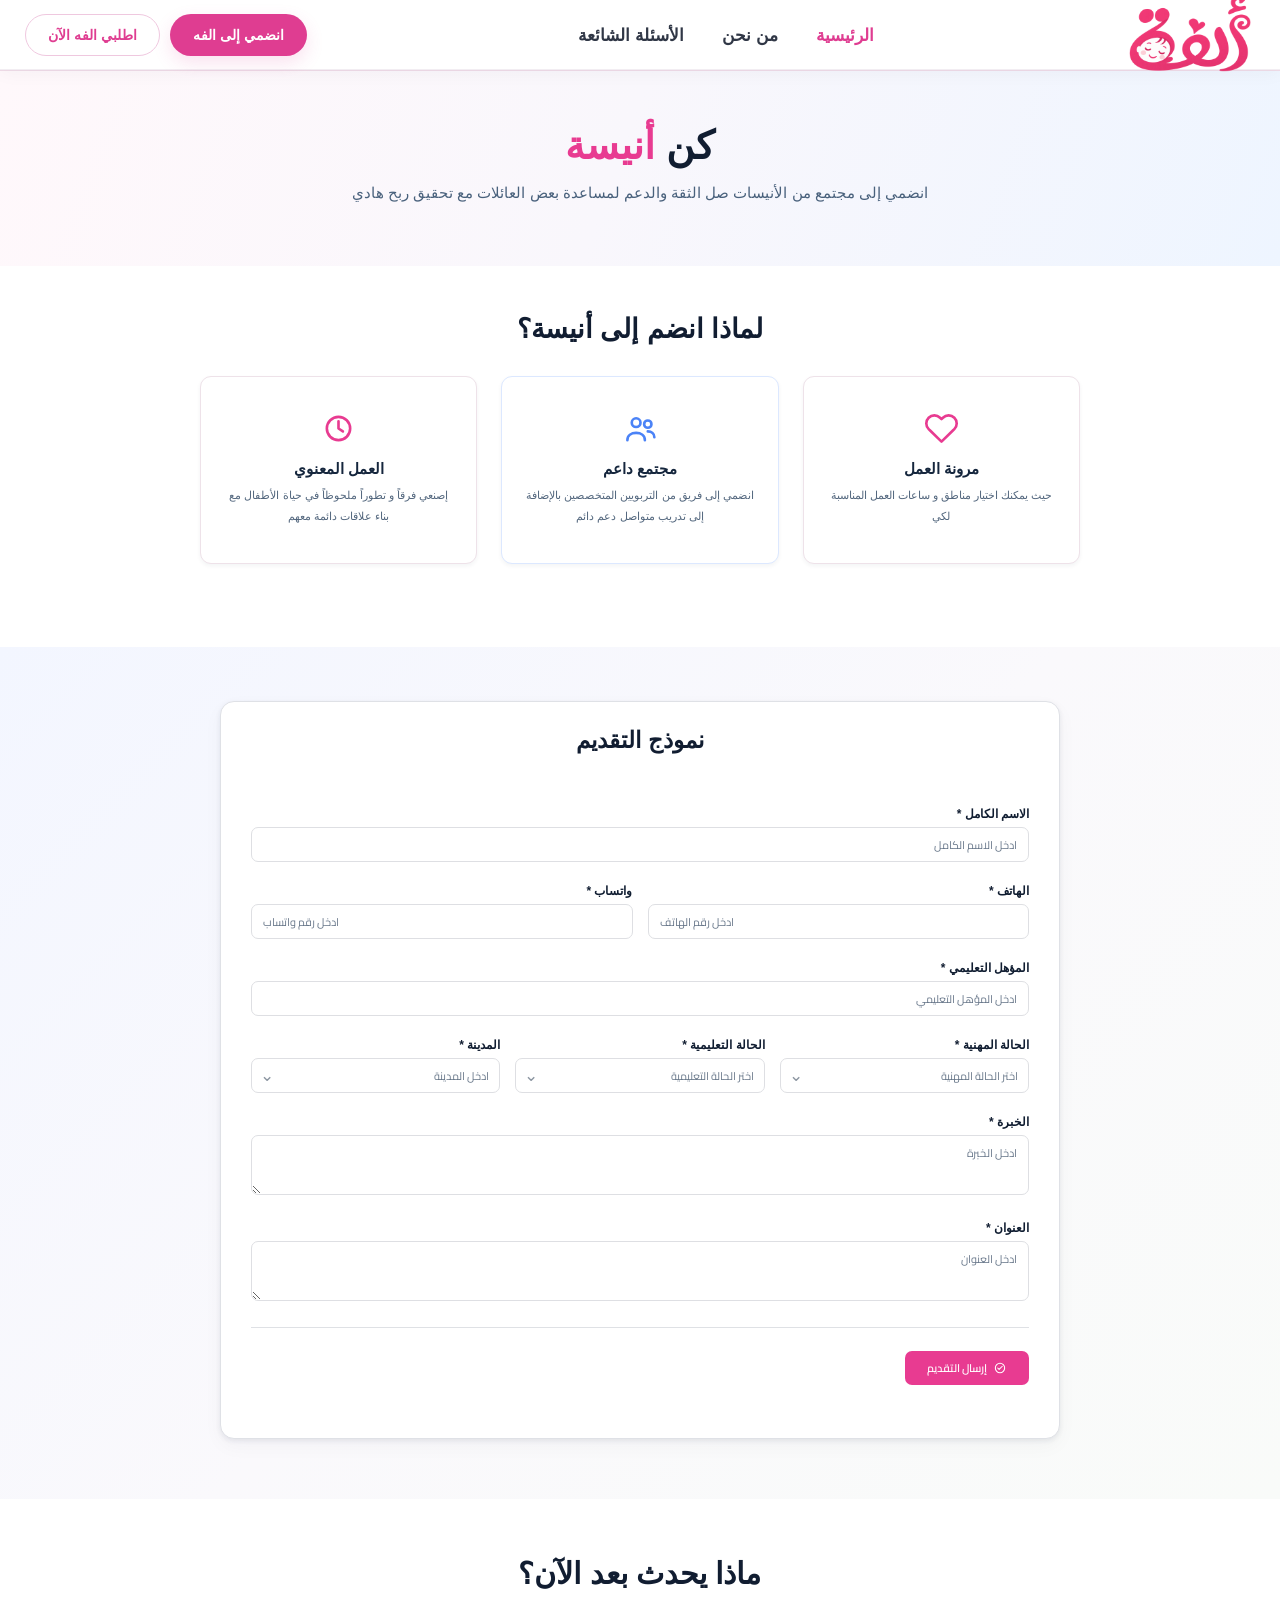
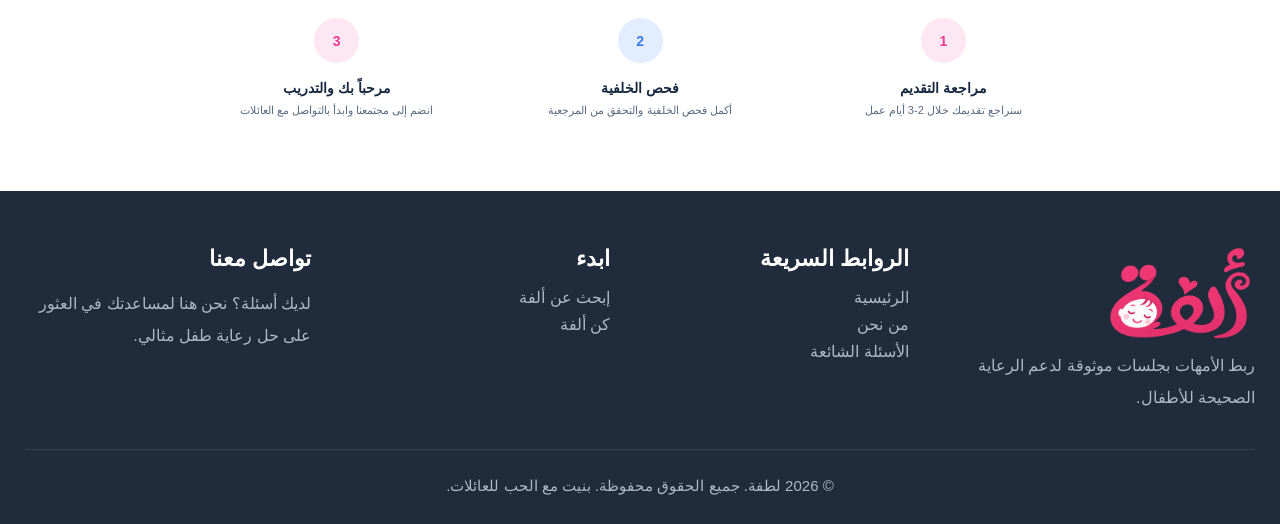
<file: join.html>
<!DOCTYPE html>
<html lang="ar" dir="rtl">

<head>
    <meta charset="UTF-8">

    <meta name="viewport" content="width=device-width, initial-scale=1.0">

    <title>الفه | استراحة مثالية لك وصحبة تربوية لطفلك</title>

    <!-- Google Font -->
    <link rel="preconnect" href="https://fonts.googleapis.com">
    <link rel="preconnect" href="https://fonts.gstatic.com" crossorigin>

    <link href="https://fonts.googleapis.com/css2?family=Cairo:wght@400;500;600;700;800&display=swap" rel="stylesheet">

    <!-- CSS -->
    <link rel="stylesheet" href="./CSS/style.css">
    <link rel="stylesheet" href="./CSS/join.css">

</head>

<body>



    <!-- ================= NAVBAR ================= -->
    <header class="navbar">

        <div class="nav-container">

            <!-- اللوجو -->
            <a href="#" class="logo">
                <img src="Images/logo.png" alt="الفه">
            </a>


            <!-- القائمة -->
            <div class="mobile-nav" id="mobileNav">

                <!-- روابط الموقع -->
                <nav class="nav-links">

                    <a href="index.html" class="active">
                        الرئيسية
                    </a>

                    <a href="about.html">
                        من نحن
                    </a>

                    <a href="FAQ.html">
                        الأسئلة الشائعة
                    </a>

                </nav>


                <!-- الأزرار -->
                <div class="nav-buttons">

                    <a href="join.html" class="btn btn-pink">
                        انضمي إلى الفه
                    </a>

                    <a href="book.html" class="btn btn-outline">
                        اطلبي الفه الآن
                    </a>

                </div>

            </div>


            <!-- زر الموبايل -->
            <button type="button" class="mobile-menu-btn" id="mobileMenuBtn" aria-label="فتح القائمة"
                aria-expanded="false">
                ☰
            </button>

        </div>

    </header>


    <!-- =====================================================
         SECTION 1
         كن أنيسة
    ====================================================== -->

    <section class="join-section">

        <div class="join-container">

            <div class="join-heading">

                <h1>
                    كن
                    <span>أنيسة</span>
                </h1>

                <p>
                    انضمي إلى مجتمع من الأنيسات صل الثقة والدعم لمساعدة بعض العائلات مع تحقيق ربح هادي
                </p>

            </div>

        </div>

    </section>



    <!-- =====================================================
         SECTION 2
         لماذا انضم إلى أنيسة؟
    ====================================================== -->

    <section class="why-section">

        <div class="why-container">

            <h2>
                لماذا انضم إلى أنيسة؟
            </h2>


            <div class="benefits-grid">


                <!-- Card 1 -->

                <div class="benefit-card">

                    <div class="benefit-icon pink-icon">

                        <svg viewBox="0 0 24 24" aria-hidden="true">
                            <path
                                d="M20.8 4.6a5.5 5.5 0 0 0-7.8 0L12 5.6l-1-1a5.5 5.5 0 0 0-7.8 7.8l1 1L12 21l7.8-7.6 1-1a5.5 5.5 0 0 0 0-7.8z" />
                        </svg>

                    </div>

                    <h3>
                        مرونة العمل
                    </h3>

                    <p>
                        حيث يمكنك اختيار مناطق و ساعات العمل
                        المناسبة لكي
                    </p>

                </div>



                <!-- Card 2 -->

                <div class="benefit-card">

                    <div class="benefit-icon blue-icon">

                        <svg viewBox="0 0 24 24" aria-hidden="true">
                            <circle cx="9" cy="8" r="3" />

                            <path d="M3 20c0-3.2 2.7-5 6-5s6 1.8 6 5" />

                            <circle cx="17" cy="9" r="2.5" />

                            <path d="M17 14c2.6 0 4.5 1.5 4.5 4" />

                        </svg>

                    </div>

                    <h3>
                        مجتمع داعم
                    </h3>

                    <p>
                        انضمي إلى فريق من التربويين المتخصصين
                        بالإضافة إلى تدريب متواصل دعم دائم
                    </p>

                </div>



                <!-- Card 3 -->

                <div class="benefit-card">

                    <div class="benefit-icon pink-icon">

                        <svg viewBox="0 0 24 24" aria-hidden="true">
                            <circle cx="12" cy="12" r="8" />

                            <path d="M12 7v5l3 2" />

                        </svg>

                    </div>

                    <h3>
                        العمل المعنوي
                    </h3>

                    <p>
                        إصنعي فرقاً و تطوراً ملحوظاً في حياة الأطفال
                        مع بناء علاقات دائمة معهم
                    </p>

                </div>


            </div>

        </div>

    </section>



    <!-- =====================================================
         SECTION 3
         نموذج التقديم
    ====================================================== -->

    <section class="application-section">

        <div class="application-container">

            <div class="application-card">

                <h2>
                    نموذج التقديم
                </h2>


                <form id="applicationForm">


                    <!-- الاسم -->

                    <div class="form-group">

                        <label for="fullName">
                            الاسم الكامل <span>*</span>
                        </label>

                        <input type="text" id="fullName" name="fullName" placeholder="ادخل الاسم الكامل">

                        <small class="error-message"></small>

                    </div>



                    <!-- الهاتف + واتساب -->

                    <div class="form-row">

                        <div class="form-group">

                            <label for="phone">
                                الهاتف <span>*</span>
                            </label>

                            <input type="tel" id="phone" name="phone" placeholder="ادخل رقم الهاتف">

                            <small class="error-message"></small>

                        </div>



                        <div class="form-group">

                            <label for="whatsapp">
                                واتساب <span>*</span>
                            </label>

                            <input type="tel" id="whatsapp" name="whatsapp" placeholder="ادخل رقم واتساب">

                            <small class="error-message"></small>

                        </div>

                    </div>



                    <!-- المؤهل -->

                    <div class="form-group">

                        <label for="qualification">
                            المؤهل التعليمي <span>*</span>
                        </label>

                        <input type="text" id="qualification" name="qualification" placeholder="ادخل المؤهل التعليمي">

                        <small class="error-message"></small>

                    </div>



                    <!-- الحالات -->

                    <div class="form-row three-columns">


                        <!-- الحالة المهنية -->

                        <div class="form-group small-field">

                            <label for="jobStatus">
                                الحالة المهنية <span>*</span>
                            </label>

                            <div class="select-box">

                                <select id="jobStatus" name="jobStatus">

                                    <option value="" selected disabled>
                                        اختر الحالة المهنية
                                    </option>

                                    <option value="موظفة">
                                        موظفة
                                    </option>

                                    <option value="لا أعمل">
                                        لا أعمل
                                    </option>

                                    <option value="عمل حر">
                                        عمل حر
                                    </option>

                                </select>

                                <span class="arrow">⌄</span>

                            </div>

                        </div>



                        <!-- الحالة التعليمية -->

                        <div class="form-group small-field">

                            <label for="educationStatus">
                                الحالة التعليمية <span>*</span>
                            </label>

                            <div class="select-box">

                                <select id="educationStatus" name="educationStatus">

                                    <option value="" selected disabled>
                                        اختر الحالة التعليمية
                                    </option>

                                    <option value="طالبة">
                                        طالبة
                                    </option>

                                    <option value="خريجة">
                                        خريجة
                                    </option>

                                    <option value="دراسات عليا">
                                        دراسات عليا
                                    </option>

                                </select>

                                <span class="arrow">⌄</span>

                            </div>

                        </div>



                        <!-- المدينة -->

                        <div class="form-group small-field">

                            <label for="city">
                                المدينة <span>*</span>
                            </label>

                            <div class="select-box">

                                <select id="city" name="city">

                                    <option value="" selected disabled>
                                        ادخل المدينة
                                    </option>

                                    <option value="القاهرة">
                                        القاهرة
                                    </option>

                                    <option value="الجيزة">
                                        الجيزة
                                    </option>

                                    <option value="طنطا">
                                        طنطا
                                    </option>

                                    <option value="الإسكندرية">
                                        الإسكندرية
                                    </option>

                                    <option value="المنصورة">
                                        المنصورة
                                    </option>

                                </select>

                                <span class="arrow">⌄</span>

                            </div>

                        </div>

                    </div>



                    <!-- الخبرة -->

                    <div class="form-group">

                        <label for="experience">
                            الخبرة <span>*</span>
                        </label>

                        <textarea id="experience" name="experience" placeholder="ادخل الخبرة"></textarea>

                        <small class="error-message"></small>

                    </div>



                    <!-- العنوان -->

                    <div class="form-group">

                        <label for="address">
                            العنوان <span>*</span>
                        </label>

                        <textarea id="address" name="address" placeholder="ادخل العنوان"></textarea>

                        <small class="error-message"></small>

                    </div>



                    <!-- الخط -->

                    <div class="form-divider"></div>



                    <!-- زر الإرسال -->

                    <div class="submit-wrapper">

                        <button type="submit" class="submit-button">

                            <svg viewBox="0 0 24 24">
                                <circle cx="12" cy="12" r="8" />

                                <path d="M8 12l2.5 2.5L16 9" />
                            </svg>

                            إرسال التقديم

                        </button>

                    </div>


                </form>

            </div>

        </div>

    </section>



    <!-- =====================================================
         SECTION 4
         ماذا يحدث بعد الآن؟
    ====================================================== -->

    <section class="steps-section">

        <div class="steps-container">

            <h2>
                ماذا يحدث بعد الآن؟
            </h2>


            <div class="steps-grid">


                <!-- Step 1 -->

                <div class="step">

                    <div class="step-number pink-step">
                        1
                    </div>

                    <h3>
                        مراجعة التقديم
                    </h3>

                    <p>
                        سنراجع تقديمك خلال 2-3 أيام عمل
                    </p>

                </div>



                <!-- Step 2 -->

                <div class="step">

                    <div class="step-number blue-step">
                        2
                    </div>

                    <h3>
                        فحص الخلفية
                    </h3>

                    <p>
                        أكمل فحص الخلفية والتحقق من المرجعية
                    </p>

                </div>



                <!-- Step 3 -->

                <div class="step">

                    <div class="step-number pink-step">
                        3
                    </div>

                    <h3>
                        مرحباً بك والتدريب
                    </h3>

                    <p>
                        انضم إلى مجتمعنا وابدأ بالتواصل مع العائلات
                    </p>

                </div>


            </div>

        </div>

    </section>



    <!-- =========================
         Footer
    ========================== -->
    <footer class="footer">

        <div class="footer-container">

            <!-- Logo / About -->
            <div class="footer-column footer-brand">

                <div class="">
                    <img src="./Images/logo.png" alt="" style="width: 150px;;">
                </div>

                <p>
                    ربط الأمهات بجلسات موثوقة لدعم الرعاية
                    الصحيحة للأطفال.
                </p>

            </div>


            <!-- Quick Links -->
            <div class="footer-column">

                <h3>الروابط السريعة</h3>

                <ul>
                    <li><a href="index.html">الرئيسية</a></li>
                    <li><a href="about.html">من نحن</a></li>
                    <li><a href="FAQ.html">الأسئلة الشائعة</a></li>

                </ul>

            </div>


            <!-- Start -->
            <div class="footer-column">

                <h3>ابدء</h3>

                <ul>
                    <li><a href="book.html">إبحث عن ألفة</a></li>
                    <li><a href="join.html">كن ألفة</a></li>
                </ul>

            </div>


            <!-- Contact -->
            <div class="footer-column">

                <h3>تواصل معنا</h3>

                <p>
                    لديك أسئلة؟ نحن هنا لمساعدتك في العثور
                    على حل رعاية طفل مثالي.
                </p>

            </div>

        </div>


        <!-- Copyright -->
        <div class="footer-bottom">

            <p>
                © 2026 لطفة. جميع الحقوق محفوظة. بنيت مع الحب للعائلات.
            </p>

        </div>

    </footer>


    <!-- JS -->
    <script src="./JS/script.js"></script>
    <script src="./JS/join.js"></script>

</body>

</html>
</file>
<file: CSS/style.css>
/* =========================================
   ROOT / COLORS
========================================= */

:root {
    --pink: #df3d91;
    --pink-hover: #cc2d80;

    --blue: #4288c7;

    --dark: #202b3c;
    --gray: #7d8490;

    --border: #efc8df;

    --white: #ffffff;

    --soft-pink: #fff6fa;
    --soft-border: #f2edf2;

    --shadow-soft:
        0 8px 25px rgba(32, 43, 60, 0.08);

    --shadow-card:
        0 8px 25px rgba(32, 43, 60, 0.07);
}


/* =========================================
   GENERAL
========================================= */

* {
    margin: 0;
    padding: 0;
    box-sizing: border-box;
}

html {
    scroll-behavior: smooth;
}

body {
    font-family:
        'Gill Sans',
        'Gill Sans MT',
        Calibri,
        'Trebuchet MS',
        sans-serif;

    color: var(--dark);

    background: #ffffff;

    direction: rtl;

    overflow-x: hidden;

    padding-top: 70px;
}

img {
    max-width: 100%;
}

a {
    -webkit-tap-highlight-color: transparent;
}


/* =========================================
   NAVBAR
========================================= */

.navbar {
    width: 100%;
    height: 70px;

    position: fixed;
    top: 0;
    right: 0;

    background: rgba(255, 255, 255, 0.97);

    border-bottom: 1px solid var(--soft-border);

    z-index: 1000;

    box-shadow:
        0 3px 18px rgba(32, 43, 60, 0.04);

    backdrop-filter: blur(12px);
    -webkit-backdrop-filter: blur(12px);
}


/* =========================================
   NAV CONTAINER
========================================= */

.nav-container {
    width: min(1390px, calc(100% - 50px));

    height: 70px;

    margin: 0 auto;

    display: flex;

    align-items: center;

    gap: 25px;

    position: relative;
}


/* =========================================
   NAVBAR LOGO
========================================= */

.navbar .logo {
    width: 120px;
    height: 70px;

    display: flex;

    align-items: center;
    justify-content: flex-start;

    flex-shrink: 0;

    text-decoration: none;

    position: relative;
    z-index: 1002;
}

.navbar .logo img {
    width: 130px;
    height: auto;

    display: block;

    max-width: none;
}


/* =========================================
   DESKTOP NAV WRAPPER
========================================= */

.mobile-nav {
    flex: 1;

    min-width: 0;

    display: flex;

    align-items: center;

    justify-content: space-between;

    gap: 35px;
}


/* =========================================
   NAV LINKS
========================================= */

.nav-links {
    display: flex;

    align-items: center;
    justify-content: center;

    gap: 38px;

    flex: 1;

    min-width: 0;
}

.nav-links a {
    color: #303746;

    text-decoration: none;

    font-size: 17px;

    font-weight: 700;

    white-space: nowrap;

    transition:
        color 0.25s ease,
        transform 0.25s ease;
}

.nav-links a:hover {
    color: var(--pink);
}

.nav-links a.active {
    color: var(--pink);
}


/* =========================================
   NAV BUTTONS
========================================= */

.nav-buttons {
    display: flex;

    align-items: center;

    gap: 10px;

    flex-shrink: 0;
}


/* =========================================
   NAV BUTTON BASE
========================================= */

.nav-buttons .btn {
    min-height: 42px;

    padding: 8px 22px;

    border-radius: 22px;

    display: inline-flex;

    align-items: center;
    justify-content: center;

    text-decoration: none;

    font-size: 14px;

    font-weight: 800;

    white-space: nowrap;

    border: 1px solid transparent;

    transition:
        transform 0.2s ease,
        background 0.2s ease,
        box-shadow 0.2s ease,
        color 0.2s ease;
}

.nav-buttons .btn:hover {
    transform: translateY(-2px);
}


/* =========================================
   PINK NAV BUTTON
========================================= */

.nav-buttons .btn-pink {
    background: var(--pink);

    color: #ffffff;

    box-shadow:
        0 7px 18px rgba(223, 61, 145, 0.15);
}

.nav-buttons .btn-pink:hover {
    background: var(--pink-hover);

    box-shadow:
        0 10px 24px rgba(223, 61, 145, 0.20);
}


/* =========================================
   OUTLINE NAV BUTTON
========================================= */

.nav-buttons .btn-outline {
    background: #ffffff;

    color: var(--pink);

    border-color: var(--border);
}

.nav-buttons .btn-outline:hover {
    background: var(--soft-pink);
}


/* =========================================
   MOBILE MENU BUTTON
========================================= */

.mobile-menu-btn {
    display: none;

    width: 44px;
    height: 44px;

    padding: 0;
    margin: 0;

    border: none;
    outline: none;

    border-radius: 50%;

    background: #ffffff;

    color: #263547;

    font-family: inherit;

    font-size: 25px;

    line-height: 1;

    cursor: pointer;

    align-items: center;
    justify-content: center;

    flex-shrink: 0;

    position: relative;

    z-index: 1003;

    box-shadow:
        0 6px 20px rgba(38, 53, 71, 0.10);

    transition:
        transform 0.25s ease,
        box-shadow 0.25s ease;
}

.mobile-menu-btn:hover {
    transform: translateY(-2px);

    box-shadow:
        0 9px 25px rgba(38, 53, 71, 0.15);
}

.mobile-menu-btn:active {
    transform: scale(0.92);
}


/* =========================================
   HERO
========================================= */

.hero {
    width: 100%;

    min-height: 680px;

    display: flex;

    align-items: center;

    background:
        radial-gradient(
            circle at 15% 55%,
            rgba(255, 255, 255, 0.90),
            transparent 35%
        ),
        linear-gradient(
            110deg,
            #fcf6fb 0%,
            #f7f6fd 48%,
            #eef5ff 100%
        );
}


/* =========================================
   HERO CONTAINER
========================================= */

.hero-container {
    width: min(1400px, calc(100% - 80px));

    margin: 0 auto;

    padding: 65px 0;

    display: grid;

    grid-template-columns:
        minmax(480px, 650px)
        minmax(400px, 1fr);

    align-items: center;

    gap: 70px;

    direction: ltr;
}


/* =========================================
   HERO IMAGE
========================================= */

.hero-image-box {
    width: 100%;

    max-width: 650px;

    grid-column: 1;
    grid-row: 1;
}

.hero-image {
    width: 100%;
    height: auto;

    display: block;

    border-radius: 16px;

    box-shadow:
        0 25px 50px rgba(48, 63, 83, 0.16);
}


/* =========================================
   HERO CONTENT
========================================= */

.hero-content {
    direction: rtl;

    text-align: right;

    width: 100%;

    max-width: 620px;

    grid-column: 2;
    grid-row: 1;

    justify-self: end;
}

.hero-content h1 {
    color: var(--dark);

    font-size: clamp(32px, 3vw, 44px);

    line-height: 1.45;

    font-weight: 800;

    margin-bottom: 20px;
}

.hero-content h1 span {
    display: inline;
}

.hero-content p {
    color: var(--gray);

    font-size: 19px;

    line-height: 2;

    font-weight: 600;

    margin-bottom: 28px;
}


/* =========================================
   HERO BUTTONS
========================================= */

.hero-buttons {
    display: flex;

    align-items: center;

    justify-content: flex-start;

    gap: 12px;
}


/* =========================================
   HERO BUTTON BASE
========================================= */

.hero-buttons .btn {
    min-width: 190px;

    min-height: 48px;

    padding: 10px 24px;

    border-radius: 10px;

    display: inline-flex;

    align-items: center;
    justify-content: center;

    text-decoration: none;

    font-size: 17px;

    font-weight: 800;

    transition:
        transform 0.2s ease,
        background 0.2s ease,
        box-shadow 0.2s ease;
}

.hero-buttons .btn:hover {
    transform: translateY(-2px);
}


/* =========================================
   HERO PINK BUTTON
========================================= */

.hero-buttons .btn-pink {
    background: var(--pink);

    color: #ffffff;

    box-shadow:
        0 8px 22px rgba(223, 61, 145, 0.14);
}

.hero-buttons .btn-pink:hover {
    background: var(--pink-hover);
}


/* =========================================
   HERO OUTLINE BUTTON
========================================= */

.hero-buttons .btn-outline {
    background: #ffffff;

    color: var(--pink);

    border: 1px solid var(--border);
}

.hero-buttons .btn-outline:hover {
    background: var(--soft-pink);
}


/* =========================================
   WHY ALFA
========================================= */

.why-alfa {
    width: 100%;

    padding: 75px 0 90px;

    background:
        linear-gradient(
            110deg,
            #fcf8fc 0%,
            #f8f8fd 50%,
            #f4f8fd 100%
        );
}


/* =========================================
   WHY CONTAINER
========================================= */

.why-container {
    width: min(1210px, calc(100% - 50px));

    margin: 0 auto;
}


/* =========================================
   SECTION HEADING
========================================= */

.section-heading {
    text-align: center;

    max-width: 850px;

    margin: 0 auto 50px;
}

.section-heading h2 {
    color: var(--dark);

    font-size: clamp(34px, 4vw, 52px);

    line-height: 1.4;

    font-weight: 700;

    margin-bottom: 8px;

    padding: 0;
}

.section-heading p {
    color: #727b89;

    font-size: 20px;

    font-weight: 500;

    line-height: 1.9;

    margin: 0 auto;
}


/* =========================================
   WHY GRID
========================================= */

.why-grid {
    display: grid;

    grid-template-columns: repeat(2, 1fr);

    gap: 25px 28px;
}


/* =========================================
   WHY CARD
========================================= */

.why-card {
    min-height: 225px;

    background: #ffffff;

    border: 1px solid #f1dce9;

    border-radius: 16px;

    padding: 38px 45px 35px;

    text-align: center;

    display: flex;

    flex-direction: column;

    align-items: center;

    justify-content: flex-start;

    box-shadow:
        0 4px 15px rgba(31, 43, 60, 0.04);

    transition:
        transform 0.3s ease,
        box-shadow 0.3s ease,
        border-color 0.3s ease;
}

.why-card:hover {
    transform: translateY(-5px);

    border-color: #edb7d5;

    box-shadow:
        0 14px 32px rgba(223, 61, 145, 0.09);
}


/* =========================================
   WHY ICON
========================================= */

.why-icon {
    width: 50px;
    height: 50px;

    margin-bottom: 12px;

    display: flex;

    align-items: center;
    justify-content: center;

    color: var(--pink);
}


/* =========================================
   CLOCK ICON
========================================= */

.icon-clock {
    width: 39px;
    height: 39px;

    border: 4px solid var(--pink);

    border-radius: 50%;

    position: relative;

    display: block;
}

.icon-clock::before {
    content: "";

    position: absolute;

    width: 3px;
    height: 13px;

    background: var(--pink);

    border-radius: 3px;

    top: 6px;
    left: 15px;
}

.icon-clock::after {
    content: "";

    position: absolute;

    width: 11px;
    height: 3px;

    background: var(--pink);

    border-radius: 3px;

    top: 18px;
    left: 15px;

    transform: rotate(30deg);

    transform-origin: left center;
}


/* =========================================
   SHIELD ICON
========================================= */

.icon-shield {
    width: 35px;
    height: 39px;

    border: 4px solid var(--pink);

    border-radius: 7px 7px 14px 14px;

    position: relative;

    display: block;

    clip-path: polygon(
        50% 0,
        95% 15%,
        95% 55%,
        80% 78%,
        50% 100%,
        20% 78%,
        5% 55%,
        5% 15%
    );
}


/* =========================================
   CHECK ICON
========================================= */

.icon-check {
    width: 40px;
    height: 40px;

    border: 4px solid var(--pink);

    border-radius: 50%;

    position: relative;

    display: block;
}

.icon-check::before {
    content: "";

    position: absolute;

    width: 19px;
    height: 9px;

    border-left: 4px solid var(--pink);
    border-bottom: 4px solid var(--pink);

    transform: rotate(-45deg);

    top: 10px;
    left: 8px;
}


/* =========================================
   HEART ICON
========================================= */

.icon-heart {
    width: 31px;
    height: 31px;

    position: relative;

    display: block;

    transform: rotate(-45deg);

    border-left: 4px solid var(--pink);
    border-bottom: 4px solid var(--pink);

    border-radius: 0 0 0 5px;
}

.icon-heart::before {
    content: "";

    position: absolute;

    width: 30px;
    height: 18px;

    border: 4px solid var(--pink);

    border-bottom: none;

    border-radius: 20px 20px 0 0;

    top: -18px;
    left: -4px;
}

.icon-heart::after {
    content: "";

    position: absolute;

    width: 18px;
    height: 30px;

    border: 4px solid var(--pink);

    border-left: none;

    border-radius: 0 20px 20px 0;

    top: -4px;
    right: -18px;
}


/* =========================================
   WHY CARD TEXT
========================================= */

.why-card h3 {
    color: var(--dark);

    font-size: 24px;

    font-weight: 800;

    line-height: 1.6;

    margin-bottom: 7px;
}

.why-card p {
    color: #777f8c;

    font-size: 17px;

    line-height: 1.9;

    font-weight: 600;

    max-width: 530px;

    margin: 0;
}


/* =========================================
   BOOKING SECTION
========================================= */

.booking-section {
    width: 100%;

    background:
        linear-gradient(
            110deg,
            #f8e9f3 0%,
            #f0e9f5 45%,
            #e5edfc 100%
        );

    padding: 70px 20px 80px;
}


/* =========================================
   BOOKING CONTAINER
========================================= */

.booking-container {
    max-width: 1000px;

    margin: 0 auto;

    text-align: center;
}

.booking-container h1 {
    font-size: 32px;

    font-weight: 800;

    color: #172334;

    margin-bottom: 7px;
}

.subtitle {
    font-size: 16px;

    font-weight: 500;

    color: #637086;

    margin-bottom: 30px;
}


/* =========================================
   BOOKING CARDS
========================================= */

.cards {
    display: flex;

    justify-content: center;

    gap: 22px;

    max-width: 765px;

    margin: 0 auto;
}

.booking-card {
    width: 370px;

    min-height: 211px;

    background: #ffffff;

    border-radius: 16px;

    padding: 28px 30px 30px;

    box-shadow:
        0 8px 22px rgba(32, 43, 61, 0.12);

    display: flex;

    flex-direction: column;

    align-items: center;

    transition:
        transform 0.25s ease,
        box-shadow 0.25s ease;
}

.booking-card:hover {
    transform: translateY(-4px);

    box-shadow:
        0 14px 30px rgba(32, 43, 61, 0.15);
}

.booking-card h2 {
    font-size: 23px;

    font-weight: 700;

    color: #182231;

    margin-bottom: 10px;
}

.booking-card p {
    width: 100%;

    font-size: 15px;

    line-height: 1.8;

    color: #657083;

    margin-bottom: 18px;
}


/* =========================================
   BOOKING BUTTONS
   مهم:
   استخدمنا .booking-card
   عشان ما نكسرش أزرار الـNavbar
========================================= */

.booking-card .btn {
    width: 100%;

    min-height: 40px;

    border-radius: 8px;

    display: flex;

    justify-content: center;

    align-items: center;

    text-decoration: none;

    font-family: "Cairo", sans-serif;

    font-size: 13px;

    font-weight: 700;

    transition:
        transform 0.2s ease,
        background 0.2s ease;
}

.booking-card .btn:hover {
    transform: translateY(-2px);
}


/* =========================================
   BOOKING PRIMARY
========================================= */

.booking-card .btn-primary {
    background: var(--pink);

    color: #ffffff;
}

.booking-card .btn-primary:hover {
    background: var(--pink-hover);
}


/* =========================================
   BOOKING OUTLINE
========================================= */

.booking-card .btn-outline {
    background: #ffffff;

    color: var(--pink);

    border: 1px solid #edb9d6;
}

.booking-card .btn-outline:hover {
    background: #fff1f8;
}


/* =========================================
   FOOTER
========================================= */

.footer {
    width: 100%;

    background: #202b3b;

    color: #ffffff;

    padding: 55px 20px 25px;
}


/* =========================================
   FOOTER CONTAINER
========================================= */

.footer-container {
    max-width: 1230px;

    margin: 0 auto;

    display: grid;

    grid-template-columns:
        1.2fr
        1fr
        1fr
        1.2fr;

    gap: 60px;

    direction: rtl;
}


/* =========================================
   FOOTER COLUMN
========================================= */

.footer-column {
    text-align: right;

}

.footer-column h3 {
    font-size: 22px;

    font-weight: 700;

    margin-bottom: 16px;

    color: #ffffff;
}

.footer-column p {
    color: #aeb8c7;

    font-size: 16px;

    line-height: 2;

    max-width: 290px;
}


/* =========================================
   FOOTER LINKS
========================================= */

.footer-column ul {
    list-style: none;
}

.footer-column ul li {
    margin-bottom: 8px;
}

.footer-column ul li a {
    text-decoration: none;

    color: #aeb8c7;

    font-size: 16px;

    transition:
        color 0.2s ease,
        padding-right 0.2s ease;
}

.footer-column ul li a:hover {
    color: #ffffff;

    padding-right: 4px;
}


/* =========================================
   FOOTER LOGO
   مهم جداً:
   استخدمنا .footer .logo
   عشان ما يأثرش على Navbar
========================================= */

.footer .logo {
    width: auto;
    height: auto;

    display: block;

    font-size: 38px;

    font-weight: 800;

    color: var(--blue);

    margin-bottom: 10px;
}


/* =========================================
   FOOTER BOTTOM
========================================= */

.footer-bottom {
    max-width: 1230px;

    margin: 35px auto 0;

    padding-top: 22px;

    border-top:
        1px solid rgba(255, 255, 255, 0.10);

    text-align: center;
}

.footer-bottom p {
    color: #aeb8c7;

    font-size: 15px;

    line-height: 1.8;
}


/* =========================================
   TABLET
========================================= */

@media (max-width: 1100px) {

    /* NAVBAR */

    .nav-container {
        width: calc(100% - 35px);

        gap: 15px;
    }

    .navbar .logo {
        width: 105px;
    }

    .navbar .logo img {
        width: 125px;
    }

    .nav-links {
        gap: 22px;
    }

    .nav-links a {
        font-size: 15px;
    }

    .nav-buttons {
        gap: 6px;
    }

    .nav-buttons .btn {
        padding-left: 14px;
        padding-right: 14px;

        font-size: 12px;
    }


    /* HERO */

    .hero-container {
        width: calc(100% - 60px);

        gap: 45px;

        grid-template-columns:
            minmax(400px, 1fr)
            minmax(340px, 1fr);
    }

    .hero-content {
        max-width: 540px;
    }

    .hero-content h1 {
        font-size: 34px;
    }

    .hero-content p {
        font-size: 17px;
    }

    .hero-buttons .btn {
        min-width: 165px;

        font-size: 16px;
    }


    /* FOOTER */

    .footer-container {
        gap: 40px;
    }
}


/* =========================================
   TABLET / SMALL LAPTOP
========================================= */

@media (max-width: 900px) {

    /* NAVBAR */

    .navbar {
        height: 68px;
    }

    .nav-container {
        height: 68px;
    }

    .mobile-nav {
        display: none;
    }

    .mobile-nav.show {
        display: flex;
    }

    .mobile-menu-btn {
        display: flex;
    }


    /* MOBILE NAV DROPDOWN */

    .mobile-nav {
        position: absolute;

        top: calc(100% + 8px);

        right: 0;
        left: 0;

        width: 100%;

        padding: 8px;

        background: #ffffff;

        border:
            1px solid var(--soft-border);

        border-radius: 15px;

        box-shadow:
            0 14px 35px rgba(0, 0, 0, 0.12);

        flex-direction: column;

        align-items: stretch;

        justify-content: flex-start;

        gap: 0;

        z-index: 1001;
    }


    /* LINKS */

    .mobile-nav .nav-links {
        width: 100%;

        display: flex;

        flex-direction: column;

        align-items: stretch;

        gap: 0;

        flex: none;
    }

    .mobile-nav .nav-links a {
        width: 100%;

        min-height: 48px;

        padding: 12px 15px;

        display: flex;

        align-items: center;

        justify-content: flex-start;

        color: #303746;

        background: #ffffff;

        font-size: 15px;

        font-weight: 600;

        text-align: right;

        border-bottom:
            1px solid #f2edf2;
    }

    .mobile-nav .nav-links a:last-child {
        border-bottom: none;
    }

    .mobile-nav .nav-links a:hover {
        background: var(--soft-pink);

        color: var(--pink);
    }

    .mobile-nav .nav-links a.active {
        color: var(--pink);
    }


    /* BUTTONS */

    .mobile-nav .nav-buttons {
        width: 100%;

        display: flex;

        flex-direction: column;

        align-items: stretch;

        gap: 9px;

        margin-top: 10px;

        padding-top: 10px;

        border-top:
            1px solid #f2edf2;
    }

    .mobile-nav .nav-buttons .btn {
        width: 100%;

        min-height: 45px;

        border-radius: 11px;

        font-size: 14px;
    }


    /* HERO */

    .hero {
        min-height: auto;
    }

    .hero-container {
        width: calc(100% - 40px);

        display: flex;

        flex-direction: column;

        align-items: center;

        gap: 38px;

        padding: 55px 0 70px;

        direction: rtl;
    }

    .hero-content {
        order: 1;

        width: 100%;

        max-width: 680px;

        text-align: right;
    }

    .hero-image-box {
        order: 2;

        width: 100%;

        max-width: 680px;
    }


    /* WHY */

    .why-alfa {
        padding: 65px 0 75px;
    }

    .why-grid {
        gap: 20px;
    }

    .why-card {
        padding:
            32px 25px;
    }

    .why-card h3 {
        font-size: 22px;
    }

    .why-card p {
        font-size: 16px;
    }


    /* FOOTER */

    .footer-container {
        grid-template-columns: 1fr 1fr;

        gap: 35px;
    }
}


/* =========================================
   MOBILE
========================================= */

@media (max-width: 600px) {

    body {
        padding-top: 64px;
    }


    /* NAVBAR */

    .navbar {
        height: 64px;
    }

    .nav-container {
        width: calc(100% - 20px);

        height: 64px;

        gap: 0;

        justify-content: space-between;
    }

    .navbar .logo {
        width: auto;

        height: 64px;

        padding: 0;

        justify-content: flex-start;
    }

    .navbar .logo img {
        width: 80px;
    }

    .mobile-menu-btn {
        width: 43px;
        height: 43px;

        font-size: 24px;
    }


    /* HERO */

    .hero-container {
        width: calc(100% - 28px);

        padding: 35px 0 55px;

        gap: 30px;
    }

    .hero-content {
        width: 100%;

        max-width: 100%;
    }

    .hero-content h1 {
        font-size: 27px;

        line-height: 1.55;

        margin-bottom: 16px;
    }

    .hero-content p {
        font-size: 14px;

        line-height: 2;

        margin-bottom: 23px;
    }

    .hero-content h1 img {
        width: 115px !important;

        height: auto;

        vertical-align: middle;
    }


    /* HERO BUTTONS */

    .hero-buttons {
        width: 100%;

        flex-direction: column;

        align-items: stretch;

        gap: 9px;
    }

    .hero-buttons .btn {
        width: 100%;

        min-width: 0;

        min-height: 46px;

        font-size: 17px;
    }

    .hero-image {
        border-radius: 12px;
    }


    /* WHY */

    .why-alfa {
        padding: 50px 0 60px;
    }

    .why-container {
        width: calc(100% - 28px);
    }

    .section-heading {
        margin-bottom: 30px;
    }

    .section-heading h2 {
        font-size: 34px;

        line-height: 1.45;
    }

    .section-heading p {
        font-size: 17px;

        line-height: 2;
    }

    .why-grid {
        grid-template-columns: 1fr;

        gap: 15px;
    }

    .why-card {
        min-height: 200px;

        padding: 28px 20px;

        border-radius: 13px;
    }

    .why-card h3 {
        font-size: 22px;
    }

    .why-card p {
        font-size: 16px;

        line-height: 1.9;
    }


    /* BOOKING */

    .booking-section {
        padding: 50px 15px 55px;
    }

    .booking-container h1 {
        font-size: 25px;
    }

    .subtitle {
        font-size: 15px;

        line-height: 1.8;
    }

    .cards {
        flex-direction: column;

        align-items: center;

        gap: 17px;
    }

    .booking-card {
        width: 100%;

        max-width: 370px;

        padding:
            25px 20px;
    }

    .booking-card h2 {
        font-size: 21px;
    }

    .booking-card p {
        font-size: 14px;
    }


    /* FOOTER */

    .footer {
        padding:
            42px 20px 20px;
    }

    .footer-container {
        grid-template-columns: 1fr;

        gap: 28px;
    }

  

    .footer-column p {
        max-width: 100%;

        margin: 0 auto;

        font-size: 16px;
    }

    .footer-column h3 {
        font-size: 21px;
    }

    .footer-column ul li a {
        font-size: 16px;
    }

    .footer .loga  {
       width: 100px;
    }

    .footer-bottom {
        margin-top: 20px;

        padding-top: 14px;
    }

    .footer-bottom p {
        font-size: 14px;
        top: 35px;
    }
}


/* =========================================
   EXTRA SMALL MOBILE
========================================= */

@media (max-width: 380px) {

    body {
        padding-top: 62px;
    }

    .navbar,
    .nav-container {
        height: 62px;
    }

    .navbar .logo img {
        width: 92px;
    }

    .mobile-menu-btn {
        width: 41px;
        height: 41px;

        font-size: 23px;
    }


    /* HERO */

    .hero-container {
        width: calc(100% - 22px);

        padding-top: 30px;

        padding-bottom: 45px;

        gap: 26px;
    }

    .hero-content h1 {
        font-size: 24px;

        line-height: 1.6;
    }

    .hero-content h1 img {
        width: 103px !important;
    }

    .hero-content p {
        font-size: 13px;

        line-height: 1.9;
    }

    .hero-buttons .btn {
        font-size: 16px;
    }


    /* WHY */

    .section-heading h2 {
        font-size: 30px;
    }

    .section-heading p {
        font-size: 15px;
    }

    .why-card h3 {
        font-size: 20px;
    }

    .why-card p {
        font-size: 15px;
    }


    /* BOOKING */

    .booking-container h1 {
        font-size: 23px;
    }

    .subtitle {
        font-size: 14px;
    }


    /* FOOTER */

    .footer-column p {
        font-size: 15px;
    
    }

    .footer-bottom p {
        font-size: 13px;
    }
}
</file>
<file: CSS/about.css>
*/

*,
*::before,
*::after {
    box-sizing: border-box;
}

.about {
    min-height: 250px;
    display: flex;
    align-items: center;
    justify-content: center;

    text-align: center;

    padding: 55px 0 60px;

    background: linear-gradient(
        180deg,
        #f8f8fa 0%,
        #f4f5f8 100%
    );
}

/* علشان المحتوى نفسه ياخد العرض ويتوسط */
.about .container {
    width: 100%;
    margin: 0 auto;
    text-align: center;
}

.about h1 {
    font-size:50px;
    font-weight: 800;
    color: #263547;
    margin-bottom: 14px;
}

.about h1 span {
    color: #cf4b89;
}

.about p {
    max-width: 850px;
    margin: 0 auto;

    font-size: 30px;
    line-height: 1.9;
    color: #586779;
}
/* =========================
   STORY SECTION
========================= */

.story-section {
    padding: 55px 0;
    background: #ffffff;
}


/* =========================
   STORY CONTAINER
========================= */

.story-container {
    display: flex !important;

    align-items: center;

    justify-content: center;

    gap: 80px;

    /* الصورة شمال - الكلام يمين */
    flex-direction: row-reverse !important;
}


/* =========================
   STORY IMAGE
========================= */

.story-container .story-image {
    width: 490px;

    flex: 0 0 490px;

    margin: 0;

}


.story-container .story-image img {
    width: 100%;

    height: auto;

    display: block;

    border-radius: 16px;

    box-shadow: 0 10px 30px rgba(30, 50, 70, 0.08);
}


/* =========================
   STORY CONTENT
========================= */

.story-container .story-content {
    width: 500px;

    flex: 0 0 500px;

    margin: 0;

    direction: rtl;

    text-align: right;
}


/* =========================
   TITLE
========================= */

.story-container .story-content h2 {
    font-size: 50px;

    font-weight: 800;

    margin: 0 0 16px;

    color: #263547;

    text-align: right;
}


/* =========================
   PARAGRAPH
========================= */

.story-container .story-content p {
    font-size: 20px;

    line-height: 2;

    color: #59697b;

    margin: 0 0 13px;

    text-align: right;

    direction: rtl;
}


/* =========================================
   TABLET
========================================= */

@media (max-width: 1000px) {

    .story-container {
        width: calc(100% - 40px);

        margin: 0 auto;

        display: flex !important;

        flex-direction: column !important;

        align-items: center;

        gap: 40px;
    }


    /* الكلام فوق */

    .story-container .story-content {
        width: 100%;

        max-width: 650px;

        flex: none;

        order: 1;

        margin: 0 auto;
    }


    /* الصورة تحت */

    .story-container .story-image {
        width: 100%;

        max-width: 650px;

        flex: none;

        order: 2;

        margin: 0 auto;
    }


    .story-container .story-content h2 {
        font-size: 40px;

        line-height: 1.5;
    }


    .story-container .story-content p {
        font-size: 18px;

        line-height: 2;
    }

}


/* =========================================
   MOBILE
========================================= */

@media (max-width: 600px) {

    .story-section {
        padding: 40px 0;
    }


    .story-container {
        width: calc(100% - 28px);

        gap: 30px;
    }


    /* الكلام */

    .story-container .story-content {
        width: 100%;

        max-width: 100%;

        order: 1;
    }


    /* الصورة */

    .story-container .story-image {
        width: 100%;

        max-width: 100%;

        order: 2;
    }


    .story-container .story-image img {
        width: 100%;

        border-radius: 12px;
    }


    .story-container .story-content h2 {
        font-size: 32px;

        line-height: 1.5;

        margin-bottom: 12px;
    }


    .story-container .story-content p {
        font-size: 15px;

        line-height: 2;

        margin-bottom: 10px;
    }

}


/* =========================================
   EXTRA SMALL MOBILE
========================================= */

@media (max-width: 380px) {

    .story-container {
        width: calc(100% - 24px);

        gap: 27px;
    }


    .story-container .story-content h2 {
        font-size: 28px;
    }


    .story-container .story-content p {
        font-size: 14px;

        line-height: 1.9;
    }

}

/* =========================
   SECTION HEADING
========================= */

.section-heading {
    text-align: center;
    margin-bottom: 40px;
}

.section-heading h2 {
    font-size: 35px;
    font-weight: 800;
    color: #263547;
    margin-bottom: 6px;
}

.section-heading p {
    max-width: 900px;
    margin: auto;
    font-size: 16px;
    line-height: 1.9;
    color: #586779;
}


/* =========================
   MISSION
========================= */

.mission-section {
    padding: 60px 0;
    background:
        linear-gradient(
            180deg,
            #fafafa 0%,
            #f6f7fa 100%
        );
}

.mission-grid {
    display: grid;
    grid-template-columns: repeat(2, 1fr);
    gap: 32px;
    max-width: 950px;
    margin: auto;
}

.info-card,
.value-card {
    background-color: #ffffff;
    border-radius: 16px;
    text-align: center;
    border: 1px solid #e0e4e9;
    box-shadow: 0 3px 8px rgba(30, 50, 70, 0.06);
}

.info-card {
    min-height: 305px;
    padding: 52px 45px 35px;
}

.mission-card {
    border-color: #eedce6;
}

.vision-card {
    border-color: #d9e2f1;
}

.info-card h3 {
    font-size: 23px;
    font-weight: 800;
    margin: 15px 0 12px;
    color: #263547;
}

.info-card p {
    font-size: 14px;
    line-height: 2;
    color: #59697b;
}


/* =========================
   VALUES
========================= */

.values-section {
    padding: 60px 0 70px;
    background-color: #ffffff;
}

.values-grid {
    display: grid;
    grid-template-columns: repeat(3, 1fr);
    gap: 30px;
    max-width: 1050px;
    margin: auto;
}

.value-card {
    min-height: 315px;
    padding: 50px 35px 35px;
}

.value-card h3 {
    font-size: 21px;
    font-weight: 800;
    color: #263547;
    margin: 15px 0 12px;
}

.value-card p {
    font-size: 14px;
    line-height: 2;
    color: #59697b;
}


/* =========================
   ICONS
========================= */

.icon {
    width: 58px;
    height: 58px;
    margin: auto;
    display: flex;
    align-items: center;
    justify-content: center;
}

.icon svg {
    width: 48px;
    height: 48px;
    fill: none;
    stroke-width: 2;
    stroke-linecap: round;
    stroke-linejoin: round;
}

.icon.pink svg {
    stroke: #cf4b89;
}

.icon.blue svg {
    stroke: #4e7cc0;
}


/* =========================================
   SUPPORT SECTION
========================================= */

.support-section {
    width: 100%;
    padding: 80px 8%;
    background: linear-gradient(
        110deg,
        #f4f8ff 0%,
        #ffffff 50%,
        #fffdf7 100%
    );

    font-family: "Cairo", sans-serif;
    box-sizing: border-box;
}


/* =========================================
   HEADER
========================================= */

.support-header {
    text-align: center;
    margin-bottom: 55px;
}

.support-header h2 {
    margin: 0 0 12px;

    font-size: 42px;
    font-weight: 700;

    color: #071c35;
}

.support-header p {
    margin: 0;

    font-size: 20px;
    line-height: 1.8;

    color: #536b84;
}


/* =========================================
   COLUMNS
========================================= */

.support-columns {
    width: 100%;
    max-width: 1200px;
    margin: 0 auto;

    display: grid;
    grid-template-columns: minmax(0, 1fr) minmax(0, 1fr);

    gap: 70px;

    align-items: start;
    box-sizing: border-box;
}


/* =========================================
   BOX
========================================= */

.support-box {
    width: 100%;
    min-width: 0;
    box-sizing: border-box;
}


/* =========================================
   TITLES
========================================= */

.support-box h3 {
    margin: 0 0 28px;

    display: flex;
    align-items: center;
    justify-content: flex-start;

    gap: 10px;

    font-size: 30px;
    font-weight: 600;

    color: #071c35;
}

.title-icon {
    font-family: Arial, sans-serif;

    font-size: 39px;
    line-height: 1;
}

.mothers .title-icon {
    color: #ec4a9b;
}

.babysitters .title-icon {
    color: #4385ff;
}


/* =========================================
   LIST
========================================= */

.support-box ul {
    list-style: none;

    margin: 0;
    padding: 0;
}


/* =========================================
   LIST ITEM
========================================= */

.support-box li {
    display: flex;
    align-items: flex-start;

    gap: 14px;

    margin-bottom: 22px;

    color: #435d77;

    font-size: 18px;
    line-height: 1.8;
}


/* =========================================
   CHECK ICON
========================================= */

.check {
    width: 27px;
    height: 27px;

    min-width: 27px;

    margin-top: 3px;

    display: flex;
    align-items: center;
    justify-content: center;

    border: 2px solid currentColor;
    border-radius: 50%;

    font-size: 17px;
    font-weight: bold;

    line-height: 1;
}

.mothers .check {
    color: #ec4a9b;
}

.babysitters .check {
    color: #4385ff;
}

/* =========================
   RESPONSIVE
========================= */

/*
   مهم:
   الـ breakpoints هنا متدرجة علشان الصفحة ما يحصلش فيها
   ضغط أو horizontal scroll على التابلت والموبايل.
*/

@media (max-width: 1100px) {


    .story-container {
        gap: 45px;
        padding: 0 25px;
    }

    .story-image {
        width: 420px;
        max-width: 46vw;
    }

    .story-content {
        width: 470px;
        max-width: 48vw;
    }

    .mission-grid,
    .values-grid {
        width: calc(100% - 50px);
    }

    /* =========================
       SUPPORT
    ========================= */

    .support-section {
        padding: 70px 40px;
    }

    .support-columns {
        width: 100%;
        max-width: 1050px;
        grid-template-columns: minmax(0, 1fr) minmax(0, 1fr);
        gap: 45px;
    }

    .support-header h2 {
        font-size: 38px;
    }

    .support-header p {
        font-size: 18px;
    }

    .support-box h3 {
        font-size: 27px;
    }

    .support-box li {
        font-size: 16px;
    }
}


@media (max-width: 850px) {



    /* =========================
       STORY
    ========================= */

    .story-container {
        flex-direction: column;
        gap: 35px;
        padding: 0 25px;
    }

    .story-image,
    .story-content {
        width: 100%;
        max-width: 600px;
    }

    .story-image {
        order: 1;
    }

    .story-content {
        order: 2;
    }


    /* =========================
       MISSION / VALUES
    ========================= */

    .mission-grid,
    .values-grid {
        width: calc(100% - 50px);
        max-width: 600px;
        grid-template-columns: 1fr;
    }


    /* =========================
       SUPPORT
    ========================= */

    .support-section {
        padding: 60px 30px;
    }

    .support-columns {
        display: grid;
        grid-template-columns: 1fr;
        width: 100%;
        max-width: 650px;
        gap: 55px;
    }

    .support-header {
        margin-bottom: 45px;
    }

    .support-header h2 {
        font-size: 34px;
    }

    .support-header p {
        font-size: 17px;
    }

    .support-box h3 {
        font-size: 27px;
    }

    .support-box li {
        font-size: 16px;
        line-height: 1.85;
    }
}


@media (max-width: 600px) {

    /* =========================
       ABOUT
    ========================= */

    .about {
        min-height: auto;
        padding: 45px 18px;
    }

    .about .container {
        width: 100%;
    }

    .about h1 {
        font-size: 30px;
        line-height: 1.5;
    }

    .about p {
        font-size: 14px;
        line-height: 1.9;
    }


    /* =========================
       SECTIONS
    ========================= */

    .story-section,
    .mission-section,
    .values-section {
        padding: 45px 0;
    }

    .story-container {
        width: 100%;
        padding: 0 18px;
        box-sizing: border-box;
        gap: 30px;
    }

    .story-content,
    .story-image {
        width: 100%;
        max-width: 100%;
    }

    .story-content h2,
    .section-heading h2 {
        font-size: 28px;
        line-height: 1.5;
    }

    .story-content p,
    .section-heading p {
        font-size: 13px;
        line-height: 1.9;
    }


    /* =========================
       MISSION / VALUES
    ========================= */

    .mission-grid,
    .values-grid {
        width: calc(100% - 36px);
        max-width: none;
        grid-template-columns: 1fr;
        gap: 20px;
    }

    .info-card,
    .value-card {
        width: 100%;
        box-sizing: border-box;
        padding: 40px 25px 30px;
    }


    /* =========================
       BUTTONS
    ========================= */

    .join-btn,
    .request-btn {
        min-width: 130px;
    }


    /* =========================
       SUPPORT
    ========================= */

    .support-section {
        width: 100%;
        padding: 50px 18px;
        box-sizing: border-box;
        overflow: hidden;
    }

    .support-header {
        width: 100%;
        margin-bottom: 38px;
    }

    .support-header h2 {
        margin-bottom: 10px;
        font-size: 29px;
        line-height: 1.5;
    }

    .support-header p {
        font-size: 14px;
        line-height: 1.9;
    }

    .support-columns {
        display: flex;
        flex-direction: column;
        width: 100%;
        max-width: none;
        gap: 42px;
    }

    .support-box {
        width: 100%;
        min-width: 0;
    }

    .support-box h3 {
        width: 100%;
        margin-bottom: 20px;
        font-size: 24px;
        line-height: 1.5;
    }

    .title-icon {
        font-size: 32px;
    }

    .support-box ul {
        width: 100%;
    }

    .support-box li {
        display: flex;
        align-items: flex-start;
        width: 100%;
        min-width: 0;
        gap: 10px;
        margin-bottom: 17px;
        font-size: 14px;
        line-height: 1.9;
        box-sizing: border-box;
    }

    .support-box li > span:last-child {
        min-width: 0;
        flex: 1;
        overflow-wrap: break-word;
        word-break: normal;
    }

    .check {
        width: 23px;
        height: 23px;
        min-width: 23px;
        margin-top: 4px;
        font-size: 14px;
        flex-shrink: 0;
        box-sizing: border-box;
    }
}


@media (max-width: 400px) {

    .about {
        padding-left: 14px;
        padding-right: 14px;
    }

    .about h1 {
        font-size: 26px;
    }

    .about p {
        font-size: 13px;
    }

    .story-container {
        padding-left: 14px;
        padding-right: 14px;
    }

    .story-content h2,
    .section-heading h2 {
        font-size: 25px;
    }

    .story-content p,
    .section-heading p {
        font-size: 12.5px;
    }

    .mission-grid,
    .values-grid {
        width: calc(100% - 28px);
    }

    .info-card,
    .value-card {
        padding: 35px 20px 28px;
    }

    /* SUPPORT */

    .support-section {
        padding: 45px 14px;
    }

    .support-header h2 {
        font-size: 26px;
    }

    .support-header p {
        font-size: 13px;
    }

    .support-columns {
        gap: 38px;
    }

    .support-box h3 {
        font-size: 22px;
    }

    .support-box li {
        font-size: 13px;
        line-height: 1.9;
    }

    .check {
        width: 21px;
        height: 21px;
        min-width: 21px;
        font-size: 13px;
    }
}
</file>
<file: CSS/book.css>
/* =========================================
   SECTION
========================================= */

.search-section {
    width: 100%;

    min-height: 100vh;

    padding-top: 65px;
    padding-bottom: 75px;

    position: relative;
}


/* =========================================
   CONTAINER
========================================= */

.search-container {
    width: min(100% - 40px, 1040px);

    margin: 0 auto;
}


/* =========================================
   SECTION HEADING
========================================= */

.section-heading {
    text-align: center;

    margin-bottom: 130px;
}

.section-heading h1 {
    font-size: 43px;

    line-height: 1.4;

    font-weight: 700;

    color: #111d32;

    margin-bottom: 8px;
}

.section-heading h1 span {
    color: #e33b8e;
}

.section-heading p {
    font-size: 18px;

    font-weight: 400;

    color: #34506f;

    line-height: 1.8;
}


/* =========================================
   REQUEST CARD
========================================= */

.request-card {
    width: 100%;

    background: #ffffff;

    border: 1px solid #dedfe5;

    border-radius: 14px;

    padding: 22px 30px 53px;

    box-shadow:
        0 2px 5px rgba(25, 42, 70, 0.06),
        0 8px 22px rgba(25, 42, 70, 0.04);
}

.request-card h2 {
    text-align: center;

    font-size: 23px;

    line-height: 1.5;

    font-weight: 600;

    color: #111d32;

    margin-bottom: 53px;
}


/* =========================================
   FORM
========================================= */

#requestForm {
    width: 100%;
}


/* =========================================
   FORM ROW
========================================= */

.form-row {
    display: grid;

    grid-template-columns: 1fr 1fr;

    gap: 15px;

    margin-bottom: 22px;
}


/* =========================================
   FORM GROUP
========================================= */

.form-group {
    width: 100%;

    margin-bottom: 22px;

    position: relative;
}

.form-row .form-group {
    margin-bottom: 0;
}

.form-group.full-width {
    width: 100%;
}


/* =========================================
   LABEL
========================================= */

.form-group label {
    display: block;

    font-size: 13px;

    font-weight: 600;

    color: #101d31;

    margin-bottom: 7px;

    line-height: 1.6;
}

.form-group label span {
    color: #111d32;
}


/* =========================================
   INPUT + TEXTAREA
========================================= */

.form-group input,
.form-group textarea,
.form-group select {
    width: 100%;

    font-family: "Cairo", sans-serif;

    font-size: 12px;

    color: #263b55;

    background: #ffffff;

    border: 1px solid #dedfe3;

    border-radius: 7px;

    outline: none;

    transition:
        border-color 0.2s ease,
        box-shadow 0.2s ease;
}


/* Input */

.form-group input {
    height: 34px;

    padding: 0 12px;
}


/* Textarea */

.form-group textarea {
    min-height: 60px;

    resize: vertical;

    padding: 9px 12px;

    line-height: 1.7;
}


/* Placeholder */

.form-group input::placeholder,
.form-group textarea::placeholder {
    color: #657389;

    opacity: 0.9;
}


/* Focus */

.form-group input:focus,
.form-group textarea:focus,
.form-group select:focus {
    border-color: #e33b8e;

    box-shadow:
        0 0 0 2px rgba(227, 59, 142, 0.08);
}


/* =========================================
   NUMBER INPUT
========================================= */

.form-group input[type="number"] {
    appearance: textfield;
    -moz-appearance: textfield;
}

.form-group input[type="number"]::-webkit-inner-spin-button,
.form-group input[type="number"]::-webkit-outer-spin-button {
    -webkit-appearance: none;
    margin: 0;
}


/* =========================================
   CITY
========================================= */

.city-group {
    width: 110px;

    margin-right: 0;

    margin-left: 0;

    margin-bottom: 22px;
}

.select-wrapper {
    position: relative;

    width: 110px;
}

.form-group select {
    height: 34px;

    padding: 0 10px 0 28px;

    appearance: none;

    -webkit-appearance: none;

    cursor: pointer;

    color: #66758a;
}

.select-arrow {
    position: absolute;

    left: 8px;

    top: 50%;

    transform: translateY(-50%);

    width: 16px;

    height: 16px;

    pointer-events: none;

    display: flex;

    align-items: center;

    justify-content: center;
}

.select-arrow svg {
    width: 13px;

    height: 13px;

    fill: none;

    stroke: #7b8795;

    stroke-width: 1.8;

    stroke-linecap: round;

    stroke-linejoin: round;
}


/* =========================================
   ERROR
========================================= */

.error-message {
    display: none;

    font-size: 10px;

    color: #e33b6e;

    margin-top: 4px;
}

.form-group.error input,
.form-group.error textarea,
.form-group.error select {
    border-color: #e33b6e;
}

.form-group.error .error-message {
    display: block;
}


/* =========================================
   DIVIDER
========================================= */

.form-divider {
    width: 100%;

    height: 1px;

    background: #e0e2e6;

    margin-top: 1px;

    margin-bottom: 23px;
}


/* =========================================
   FORM FOOTER
========================================= */

.form-footer {
    width: 100%;

    display: flex;

    justify-content: flex-start;

    align-items: center;
}


/* =========================================
   SUBMIT BUTTON
========================================= */

.submit-btn {
    border: none;

    outline: none;

    min-width: 120px;

    height: 34px;

    padding: 0 12px;

    display: flex;

    align-items: center;

    justify-content: center;

    gap: 7px;

    border-radius: 7px;

    background: #e33b8e;

    color: #ffffff;

    font-family: "Cairo", sans-serif;

    font-size: 12px;

    font-weight: 600;

    cursor: pointer;

    transition:
        transform 0.2s ease,
        background 0.2s ease,
        box-shadow 0.2s ease;
}

.submit-btn:hover {
    background: #d92e81;

    box-shadow:
        0 5px 14px rgba(227, 59, 142, 0.22);

    transform: translateY(-1px);
}

.submit-btn:active {
    transform: translateY(0);
}


/* =========================================
   CHECK ICON
========================================= */

.check-icon {
    width: 15px;

    height: 15px;

    fill: none;

    stroke: currentColor;

    stroke-width: 1.7;

    stroke-linecap: round;

    stroke-linejoin: round;
}


/* =========================================
   SUCCESS
========================================= */

.form-success {
    display: none;

    margin-top: 15px;

    padding: 10px 14px;

    border-radius: 7px;

    background: #f0fbf5;

    color: #27804d;

    font-size: 12px;

    text-align: center;
}


/* =========================================
   TABLET
========================================= */

@media (max-width: 900px) {

    .search-section {
        padding-top: 55px;

        padding-bottom: 60px;
    }

    .section-heading {
        margin-bottom: 80px;
    }

    .section-heading h1 {
        font-size: 38px;
    }

    .section-heading p {
        font-size: 16px;
    }

    .request-card {
        padding: 22px 25px 45px;
    }

}


/* =========================================
   MOBILE
========================================= */

@media (max-width: 600px) {

    .search-section {
        padding-top: 40px;

        padding-bottom: 40px;
    }

    .search-container {
        width: min(100% - 24px, 520px);
    }


    /* Heading */

    .section-heading {
        margin-bottom: 50px;
    }

    .section-heading h1 {
        font-size: 30px;

        margin-bottom: 6px;
    }

    .section-heading p {
        font-size: 13px;

        padding: 0 8px;
    }


    /* Card */

    .request-card {
        border-radius: 12px;

        padding: 20px 16px 35px;
    }

    .request-card h2 {
        font-size: 20px;

        margin-bottom: 35px;
    }


    /* Rows */

    .form-row {
        grid-template-columns: 1fr;

        gap: 0;

        margin-bottom: 0;
    }

    .form-row .form-group {
        margin-bottom: 22px;
    }


    /* City */

    .city-group,
    .select-wrapper {
        width: 100%;
    }


    /* Form */

    .form-group {
        margin-bottom: 20px;
    }

    .form-group label {
        font-size: 12px;
    }

    .form-group input {
        height: 38px;

        font-size: 12px;
    }

    .form-group textarea {
        min-height: 70px;
    }


    /* Button */

    .form-footer {
        justify-content: flex-start;
    }

    .submit-btn {
        min-width: 115px;

        height: 38px;
    }
}


/* =========================================
   SMALL MOBILE
========================================= */

@media (max-width: 380px) {

    .search-container {
        width: calc(100% - 18px);
    }

    .section-heading h1 {
        font-size: 27px;
    }

    .section-heading p {
        font-size: 12px;
    }

    .request-card {
        padding: 18px 13px 30px;
    }

}
</file>
<file: CSS/FAQ.css>
/* =========================================
   FAQ SECTION
========================================= */

.faq-section {
    width: 100%;
    padding: 70px 20px 90px;
    background: #f8f7fd;
    direction: rtl;
}


/* =========================================
   HEADER
========================================= */

.faq-header {
    max-width: 700px;
    margin: 0 auto;
    text-align: center;
}

.faq-header h2 {
    margin: 0 0 10px;
    font-size: 34px;
    font-weight: 800;
    color: #18233a;
    line-height: 1.4;
}

.faq-header h2 span {
    color: #e83f9f;
}

.faq-header p {
    margin: 0 auto;
    max-width: 620px;
    font-size:16px;
    line-height: 1.8;
    color: #70758a;
}


/* =========================================
   TABS
========================================= */

.faq-tabs {
    width: 185px;
    height: 36px;

    margin: 28px auto 25px;

    display: flex;
    align-items: center;

    background: transparent;
    border-radius: 7px;
}

.faq-tab {
    width: 50%;
    height: 30px;

    border: none;
    background: transparent;

    color: #34394a;

    font-family: inherit;
    font-size: 25px;

    border-radius: 6px;

    cursor: pointer;

    transition:
        background 0.25s ease,
        color 0.25s ease,
        box-shadow 0.25s ease;
}

.faq-tab.active {
    background: #ffffff;

    color: #34394a;

    box-shadow:
        0 1px 5px rgba(0, 0, 0, 0.06),
        inset 0 0 0 1px #e8e5e8;
}


/* =========================================
   CATEGORY
========================================= */

.faq-category {
    display: none;
}

.faq-category.active {
    display: block;
}


/* =========================================
   FAQ BOX
========================================= */

.faq-box {
    width: min(100%, 1060px);

    margin: 0 auto;

    background: #ffffff;

    border: 1px solid #f0d9e7;

    border-radius: 7px;

    overflow: hidden;

    box-shadow: 0 2px 12px rgba(50, 30, 70, 0.025);
}


/* =========================================
   BOX TITLE
========================================= */

.faq-box-title {
    height: 50px;

    padding: 0 18px;

    display: flex;
    align-items: center;
    justify-content: flex-start;

    gap: 7px;

    font-size: 25px;
    font-weight: 700;

    color: #252b3d;
}

.faq-icon {
    font-size: 21px;
    line-height: 1;

    color: #ec429f;
}

.sitter-icon {
    font-size: 18px;
}


/* =========================================
   FAQ ITEM
========================================= */

.faq-item {
    width: 100%;

    border-top: 1px solid #f1dce8;
}


/* =========================================
   QUESTION
========================================= */

.faq-question {
    width: 100%;
    min-height: 40px;

    padding: 0 13px;

    display: flex;
    align-items: center;

    border: none;
    background: #ffffff;

    color: #202535;

    font-family: inherit;
    font-size: 20px;

    cursor: pointer;

    text-align: right;

    transition: background 0.2s ease;
}


/* السؤال */

.question-text {
    flex: 1;

    text-align: right;

    line-height: 1.7;
}


/* السهم */

.faq-arrow {
    width: 20px;

    flex-shrink: 0;

    display: flex;
    align-items: center;
    justify-content: flex-start;

    color: #777b86;

    font-size: 14px;

    transform: rotate(0deg);

    transition:
        transform 0.3s ease,
        color 0.3s ease;
}


/* Hover */

.faq-question:hover {
    background: #fffafd;
}


/* =========================================
   OPEN QUESTION
========================================= */

.faq-item.open .faq-arrow {
    transform: rotate(180deg);
    color: #e83f9f;
}

.faq-item.open .faq-question {
    color: #e83f9f;
}


/* =========================================
   ANSWER
========================================= */

.faq-answer {
    max-height: 0;

    overflow: hidden;

    padding: 0 45px 0 20px;

    background: #ffffff;

    transition:
        max-height 0.35s ease,
        padding 0.35s ease;
}

.faq-answer p {
    margin: 0;

    font-size: 12px;
    line-height: 2;
font-size: 16px;
    color: #626879;
}


/* عند الفتح */

.faq-item.open .faq-answer {
    max-height: 250px;

    padding-top: 4px;
    padding-bottom: 15px;
}


/* =========================================
   RESPONSIVE
========================================= */

@media (max-width: 900px) {

    .faq-section {
        padding: 60px 15px 70px;
    }

    .faq-header h2 {
        font-size: 30px;
    }

    .faq-box {
        width: 100%;
    }

}


@media (max-width: 600px) {

    .faq-section {
        padding: 50px 12px 60px;
    }

    .faq-header h2 {
        font-size: 30px;
    }

    .faq-header p {
        font-size: 16px;
        line-height: 1.9;
    }

    .faq-tabs {
        width: 170px;
        margin-top: 22px;
        margin-bottom: 20px;
    }

    .faq-tab {
        font-size: 20px;
    }

    .faq-box-title {
        height: 46px;
        padding: 0 14px;
        font-size: 20px;
    }

    .faq-question {
        min-height: 44px;
        padding: 5px 10px;
        font-size: 16px;
    }

    .faq-arrow {
        font-size: 13px;
    }

    .faq-answer {
        padding-right: 35px;
        padding-left: 15px;
    }

    .faq-answer p {
        font-size: 14px;
        line-height: 1.9;
    }

}


/* =========================================
   GENERAL FAQ SECTION
========================================= */

.general-faq-section {
    width: 100%;

    padding: 55px 20px 52px;

    background: #f8fafc;

    direction: rtl;
}


/* =========================================
   CONTAINER
========================================= */

.general-faq-container {
    width: min(100%, 748px);

    margin: 0 auto;

    background: #ffffff;

    border: 1px solid #e1e4e8;

    border-radius: 12px;

    overflow: hidden;

    box-shadow:
        0 2px 3px rgba(0, 0, 0, 0.08);
}


/* =========================================
   TITLE
========================================= */

.general-faq-title {
    height: 72px;

    display: flex;

    align-items: center;

    justify-content: center;

    gap: 9px;
}


.general-faq-title h2 {
    margin: 0;

    color: #111827;

    font-size: 20px;

    font-weight: 700;

    line-height: 1;
}


/* علامة الاستفهام */

.general-faq-title-icon {
    width: 18px;
    height: 18px;

    display: flex;

    align-items: center;
    justify-content: center;

    border: 2px solid #374151;

    border-radius: 50%;

    color: #374151;

    font-size: 11px;

    font-weight: 700;
}


/* =========================================
   FAQ ITEM
========================================= */

.general-faq-item {
    border-top: 1px solid #f0f1f3;
}


/* =========================================
   QUESTION
========================================= */

.general-faq-question {
    width: 100%;

    min-height: 69px;

    padding: 0 22px;

    border: none;

    background: #ffffff;

    display: flex;

    flex-direction: row;

    align-items: center;

    justify-content: space-between;

    gap: 20px;

    font-family: inherit;

    font-size: 12px;

    color: #111827;

    text-align: right;

    cursor: pointer;

    transition: background 0.2s ease;
}


.general-faq-question:hover {
    background: #fcfcfd;
}


/* =========================================
   ARROW
========================================= */

.general-faq-arrow {
    width: 20px;

    flex-shrink: 0;

    display: flex;

    align-items: center;
    justify-content: center;

    color: #777;

    font-size: 14px;

    transition:
        transform 0.3s ease,
        color 0.3s ease;
}


/* =========================================
   OPEN
========================================= */

.general-faq-item.open
.general-faq-arrow {

    transform: rotate(180deg);

    color: #e83f9f;
}


/* =========================================
   ANSWER
========================================= */

.general-faq-answer {

    max-height: 0;

    overflow: hidden;

    padding: 0 22px;

    transition:
        max-height 0.35s ease,
        padding 0.35s ease;
}


.general-faq-answer p {

    margin: 0;

    color: #6b7280;

    font-size: 12px;

    line-height: 2;

    text-align: right;
}


.general-faq-item.open
.general-faq-answer {

    max-height: 250px;

    padding-top: 0;

    padding-bottom: 20px;
}


/* =========================================
   MOBILE
========================================= */

@media (max-width: 600px) {

    .general-faq-section {

        padding: 45px 12px 45px;

    }


    .general-faq-container {

        border-radius: 10px;

    }


    .general-faq-title {

        height: 65px;

    }


    .general-faq-title h2 {

        font-size: 18px;

    }


    .general-faq-question {

        min-height: 60px;

        padding: 0 15px;

        font-size: 16px;

    }


    .general-faq-answer {

        padding-left: 15px;

        padding-right: 15px;

    }


    .general-faq-answer p {

        font-size: 14px;

        line-height: 1.9;

    }

}

/* =========================================
   FAQ CONTACT SECTION
========================================= */

.faq-contact-section {

    width: 100%;

    padding: 52px 20px 55px;

    background: #f8fafc;

    direction: rtl;

    border-bottom: 4px solid #273143;

}


.faq-contact-container {

    width: 100%;

    max-width: 750px;

    margin: 0 auto;

    text-align: center;

}


/* =========================================
   TITLE
========================================= */

.faq-contact-container h2 {

    margin: 0 0 12px;

    color: #111827;

    font-size: 27px;

    font-weight: 700;

    line-height: 1.4;

}


/* =========================================
   DESCRIPTION
========================================= */

.faq-contact-container p {

    margin: 0 0 24px;

    color: #536078;

    font-size: 13px;

    line-height: 1.8;

}


/* =========================================
   SOCIAL BUTTONS
========================================= */

.faq-social-buttons {

    display: flex;

    align-items: center;

    justify-content: center;

    gap: 13px;

}


/* =========================================
   BUTTON
========================================= */

.faq-social-btn {

    min-width: 126px;

    height: 43px;

    padding: 0 18px;

    display: flex;

    align-items: center;

    justify-content: center;

    gap: 9px;

    border-radius: 6px;

    text-decoration: none;

    font-family: inherit;

    font-size: 12px;

    font-weight: 500;

    transition:
        transform 0.2s ease,
        box-shadow 0.2s ease;
}


.faq-social-btn:hover {

    transform: translateY(-2px);

    box-shadow:
        0 5px 14px rgba(0, 0, 0, 0.08);

}


/* =========================================
   ICON
========================================= */

.social-icon {

    width: 19px;

    height: 19px;

    display: flex;

    align-items: center;

    justify-content: center;
}


.social-icon svg {

    width: 19px;

    height: 19px;

    display: block;

}


/* =========================================
   FACEBOOK
========================================= */

.facebook-btn {

    background: #ffffff;

    color: #2563eb;

    border: 1px solid #bfd4ff;

}


/* =========================================
   INSTAGRAM
========================================= */

.instagram-btn {

    background: #e83f9f;

    color: #ffffff;

    border: 1px solid #e83f9f;

}


/* =========================================
   MOBILE
========================================= */

@media (max-width: 600px) {

    .faq-contact-section {

        padding: 45px 15px 50px;

    }


    .faq-contact-container h2 {

        font-size: 23px;

    }


    .faq-contact-container p {

        font-size: 11px;

        margin-bottom: 20px;

    }


    .faq-social-buttons {

        gap: 9px;

    }


    .faq-social-btn {

        min-width: 115px;

        height: 41px;

        font-size: 11px;

    }

}
</file>
<file: CSS/join.css>
/* =====================================================
   SECTION 1
   JOIN
===================================================== */

.join-section {

    width: 100%;

    min-height: 196px;

    padding: 48px 20px 45px;

    background:
        linear-gradient(
            110deg,
            #fff8fb 0%,
            #f9f7fc 48%,
            #eef5ff 100%
        );

    border-top: 1px solid #f0dce8;
}

.join-container {

    width: min(100%, 1000px);

    margin: auto;

    text-align: center;
}

.join-heading h1 {

    font-size: 39px;

    font-weight: 700;

    line-height: 1.4;

    color: #111d31;

    margin-bottom: 5px;
}

.join-heading h1 span {

    color: #e83b91;
}

.join-heading p {

    font-size: 15px;

    color: #49617c;

    font-weight: 400;

    line-height: 1.8;
}



/* =====================================================
   SECTION 2
   WHY
===================================================== */

.why-section {

    width: 100%;

    padding: 47px 20px 83px;

    background: #ffffff;
}

.why-container {

    width: min(100%, 880px);

    margin: auto;
}

.why-container > h2 {

    text-align: center;

    font-size: 27px;

    color: #111d31;

    font-weight: 700;

    margin-bottom: 31px;
}


/* Cards */

.benefits-grid {

    display: grid;

    grid-template-columns:
        repeat(3, 1fr);

    gap: 24px;

    direction: rtl;
}

.benefit-card {

    min-height: 188px;

    background: #ffffff;

    border: 1px solid #eee2e9;

    border-radius: 11px;

    padding: 30px 18px 20px;

    text-align: center;

    box-shadow:
        0 2px 4px rgba(24, 39, 64, 0.05);
}

.benefit-card:nth-child(2) {

    border-color: #dce8ff;
}


/* Icons */

.benefit-icon {

    width: 42px;

    height: 42px;

    margin: 0 auto 11px;

    display: flex;

    align-items: center;

    justify-content: center;
}

.benefit-icon svg {

    width: 35px;

    height: 35px;

    fill: none;

    stroke-width: 1.8;

    stroke-linecap: round;

    stroke-linejoin: round;
}

.pink-icon svg {

    stroke: #e83b91;
}

.blue-icon svg {

    stroke: #4b83f7;
}


/* Card Text */

.benefit-card h3 {

    font-size: 15px;

    font-weight: 600;

    color: #15263d;

    margin-bottom: 7px;
}

.benefit-card p {

    font-size: 11px;

    line-height: 1.9;

    color: #53677e;

    max-width: 230px;

    margin: auto;
}



/* =====================================================
   SECTION 3
   APPLICATION
===================================================== */

.application-section {

    width: 100%;

    padding: 54px 20px 60px;

    background:
        linear-gradient(
            135deg,
            #f3f6ff 0%,
            #faf9fc 50%,
            #f9fbf9 100%
        );
}

.application-container {

    width: min(100%, 840px);

    margin: auto;
}


/* Card */

.application-card {

    width: 100%;

    background: #ffffff;

    border: 1px solid #dfe1e6;

    border-radius: 14px;

    padding: 25px 30px 53px;

    box-shadow:
        0 2px 5px rgba(22, 39, 65, 0.08),
        0 7px 20px rgba(22, 39, 65, 0.035);
}

.application-card > h2 {

    text-align: center;

    font-size: 23px;

    font-weight: 600;

    color: #111d31;

    margin-bottom: 53px;
}


/* =====================================================
   FORM
===================================================== */

.form-group {

    width: 100%;

    margin-bottom: 22px;
}

.form-group label {

    display: block;

    font-size: 12px;

    font-weight: 600;

    color: #101d31;

    margin-bottom: 6px;
}

.form-group label span {

    color: #111d31;
}


/* Inputs */

.form-group input,
.form-group textarea,
.select-box select {

    width: 100%;

    border: 1px solid #dedfe3;

    border-radius: 7px;

    outline: none;

    background: #ffffff;

    font-family: "Cairo", sans-serif;

    color: #263b55;

    font-size: 11px;

    transition: 0.2s ease;
}

.form-group input {

    height: 35px;

    padding: 0 11px;
}

.form-group textarea {

    min-height: 60px;

    padding: 8px 11px;

    resize: vertical;

    line-height: 1.7;
}

.form-group input::placeholder,
.form-group textarea::placeholder {

    color: #68778a;
}


/* Focus */

.form-group input:focus,
.form-group textarea:focus,
.select-box select:focus {

    border-color: #e83b91;

    box-shadow:
        0 0 0 2px rgba(232, 59, 145, 0.07);
}


/* =====================================================
   TWO COLUMNS
===================================================== */

.form-row {

    display: grid;

    grid-template-columns:
        1fr 1fr;

    gap: 15px;
}


/* =====================================================
   THREE COLUMNS
===================================================== */

.three-columns {

    grid-template-columns:
        1fr 1fr 1fr;

    align-items: end;
}

.small-field {

    width: 100%;
}


/* =====================================================
   SELECT
===================================================== */

.select-box {

    position: relative;

    width: 100%;
}

.select-box select {

    height: 35px;

    padding: 0 10px 0 27px;

    appearance: none;

    -webkit-appearance: none;

    cursor: pointer;

    color: #69788a;
}

.select-box .arrow {

    position: absolute;

    left: 9px;

    top: 50%;

    transform: translateY(-55%);

    font-size: 17px;

    line-height: 1;

    color: #8c96a1;

    pointer-events: none;
}


/* =====================================================
   ERROR
===================================================== */

.error-message {

    display: none;

    color: #e33b70;

    font-size: 10px;

    margin-top: 3px;
}

.form-group.error input,
.form-group.error textarea,
.form-group.error select {

    border-color: #e33b70;
}

.form-group.error .error-message {

    display: block;
}


/* =====================================================
   DIVIDER
===================================================== */

.form-divider {

    width: 100%;

    height: 1px;

    background: #dfe1e5;

    margin-top: 1px;

    margin-bottom: 23px;
}


/* =====================================================
   SUBMIT
===================================================== */

.submit-wrapper {

    display: flex;

    justify-content: flex-start;
}

.submit-button {

    height: 34px;

    min-width: 124px;

    padding: 0 13px;

    border: none;

    border-radius: 7px;

    background: #e83b91;

    color: #ffffff;

    font-family: "Cairo", sans-serif;

    font-size: 11px;

    font-weight: 600;

    display: flex;

    align-items: center;

    justify-content: center;

    gap: 6px;

    cursor: pointer;

    transition: 0.2s ease;
}

.submit-button:hover {

    background: #d92f82;

    transform: translateY(-1px);

    box-shadow:
        0 5px 14px rgba(232, 59, 145, 0.2);
}

.submit-button svg {

    width: 14px;

    height: 14px;

    fill: none;

    stroke: currentColor;

    stroke-width: 1.8;

    stroke-linecap: round;

    stroke-linejoin: round;
}


/* =====================================================
   SECTION 4
   STEPS
===================================================== */

.steps-section {

    width: 100%;

    padding: 57px 20px 70px;

    background: #ffffff;
}

.steps-container {

    width: min(100%, 880px);

    margin: auto;
}

.steps-container > h2 {

    text-align: center;

    font-size: 30px;

    font-weight: 700;

    color: #111d31;

    margin-bottom: 27px;
}


/* Steps Grid */

.steps-grid {

    display: grid;

    grid-template-columns:
        repeat(3, 1fr);

    gap: 30px;

    text-align: center;
}


/* Step */

.step {

    text-align: center;
}

.step-number {

    width: 45px;

    height: 45px;

    border-radius: 50%;

    margin: 0 auto 17px;

    display: flex;

    align-items: center;

    justify-content: center;

    font-size: 14px;

    font-weight: 700;
}

.pink-step {

    background: #fce7f2;

    color: #e83b91;
}

.blue-step {

    background: #e2edff;

    color: #3979e9;
}

.step h3 {

    font-size: 14px;

    color: #172940;

    font-weight: 600;

    margin-bottom: 5px;
}

.step p {

    font-size: 11px;

    color: #586b82;

    line-height: 1.8;
}



/* =====================================================
   TABLET
===================================================== */

@media (max-width: 800px) {

    .benefits-grid {

        gap: 15px;
    }

    .benefit-card {

        padding-left: 12px;

        padding-right: 12px;
    }

    .application-card {

        padding-left: 25px;

        padding-right: 25px;
    }

}



/* =====================================================
   MOBILE
===================================================== */

@media (max-width: 600px) {


    /* JOIN */

    .join-section {

        min-height: auto;

        padding:
            38px
            15px
            38px;
    }

    .join-heading h1 {

        font-size: 31px;
    }

    .join-heading p {

        font-size: 12px;

        line-height: 1.9;
    }


    /* WHY */

    .why-section {

        padding:
            40px
            15px
            50px;
    }

    .why-container > h2 {

        font-size: 23px;

        margin-bottom: 25px;
    }

    .benefits-grid {

        grid-template-columns: 1fr;

        gap: 15px;
    }

    .benefit-card {

        min-height: 170px;

        padding-top: 25px;
    }


    /* APPLICATION */

    .application-section {

        padding:
            35px
            12px
            45px;
    }

    .application-card {

        padding:
            22px
            15px
            35px;

        border-radius: 11px;
    }

    .application-card > h2 {

        font-size: 20px;

        margin-bottom: 35px;
    }


    /* Form */

    .form-row {

        grid-template-columns: 1fr;

        gap: 0;
    }

    .three-columns {

        grid-template-columns: 1fr;
    }

    .form-group {

        margin-bottom: 19px;
    }

    .form-group input {

        height: 38px;
    }

    .select-box select {

        height: 38px;
    }

    .form-group textarea {

        min-height: 70px;
    }


    /* Button */

    .submit-button {

        height: 38px;

        min-width: 120px;
    }


    /* STEPS */

    .steps-section {

        padding:
            45px
            15px
            55px;
    }

    .steps-container > h2 {

        font-size: 25px;

        margin-bottom: 30px;
    }

    .steps-grid {

        grid-template-columns: 1fr;

        gap: 35px;
    }

}



/* =====================================================
   SMALL MOBILE
===================================================== */

@media (max-width: 380px) {

    .join-heading h1 {

        font-size: 28px;
    }

    .why-container > h2 {

        font-size: 21px;
    }

    .application-card {

        padding-left: 12px;

        padding-right: 12px;
    }

    .steps-container > h2 {

        font-size: 23px;
    }

}
</file>
